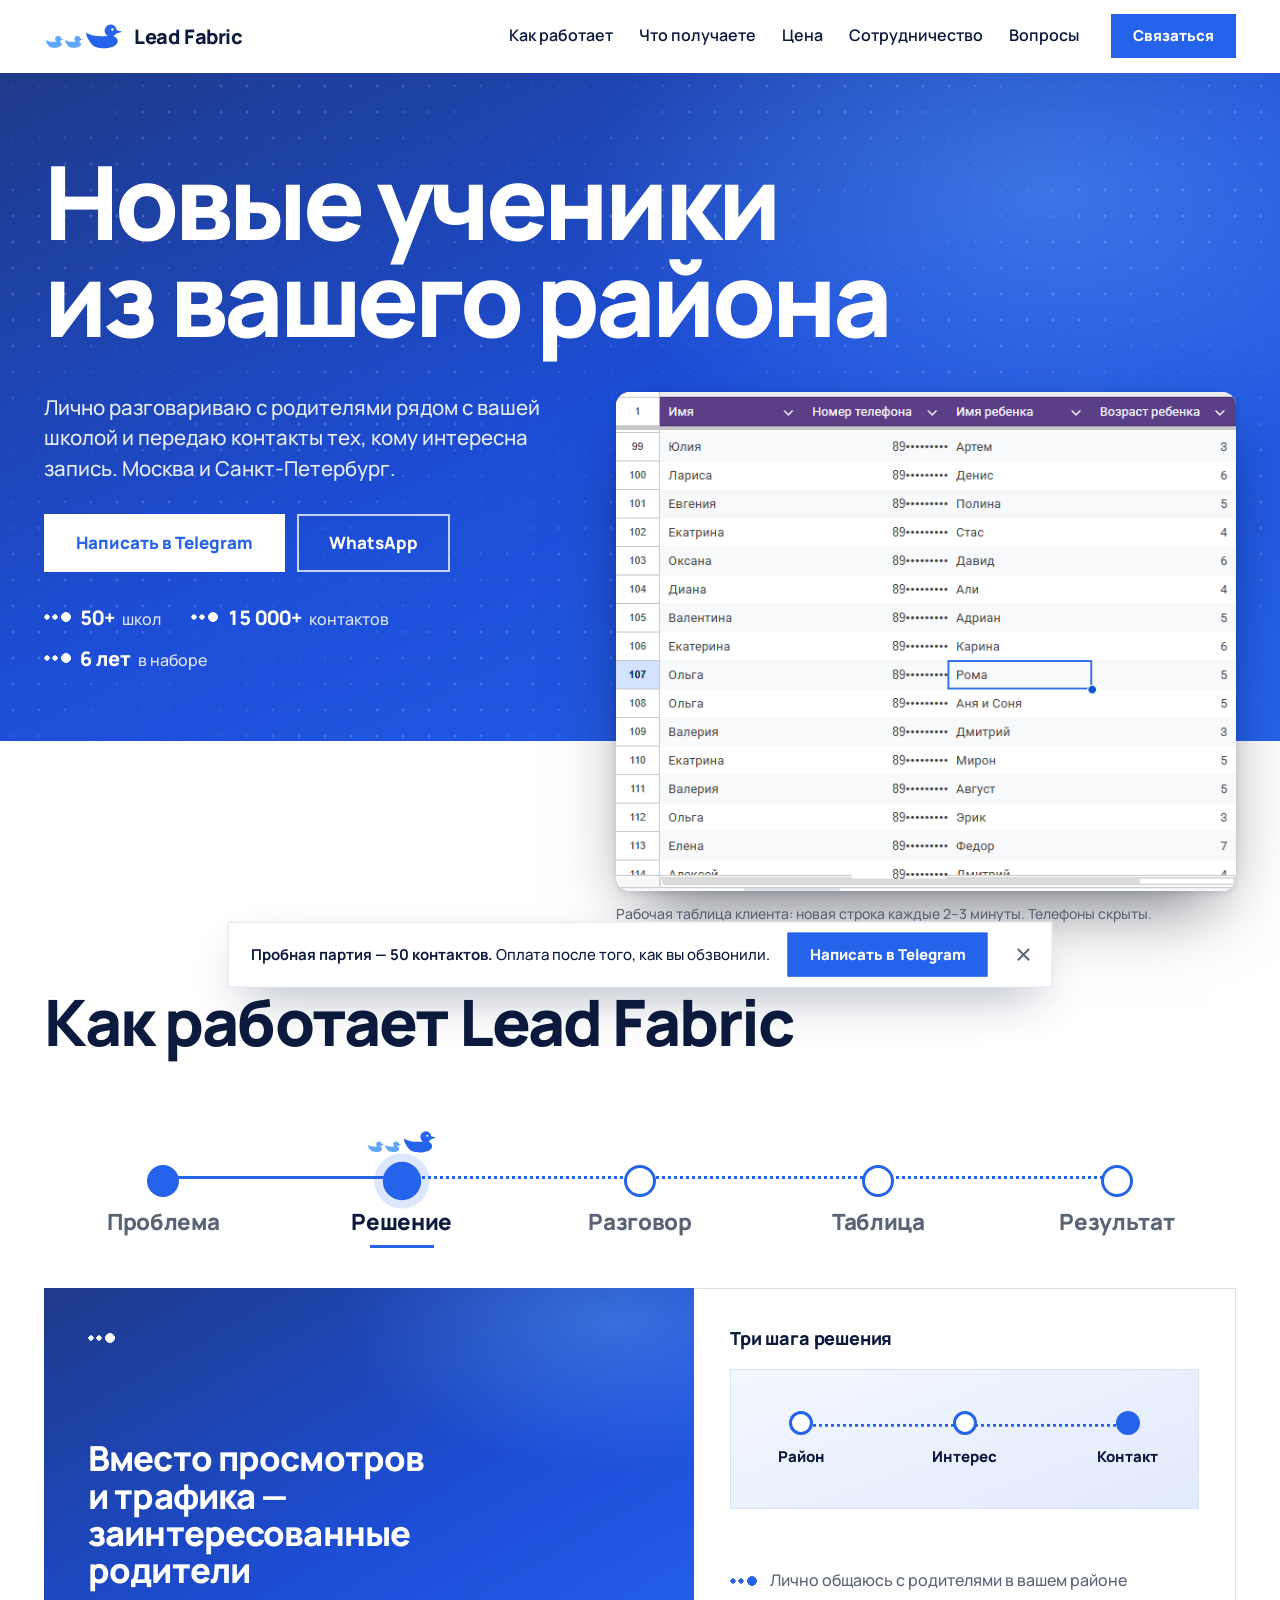
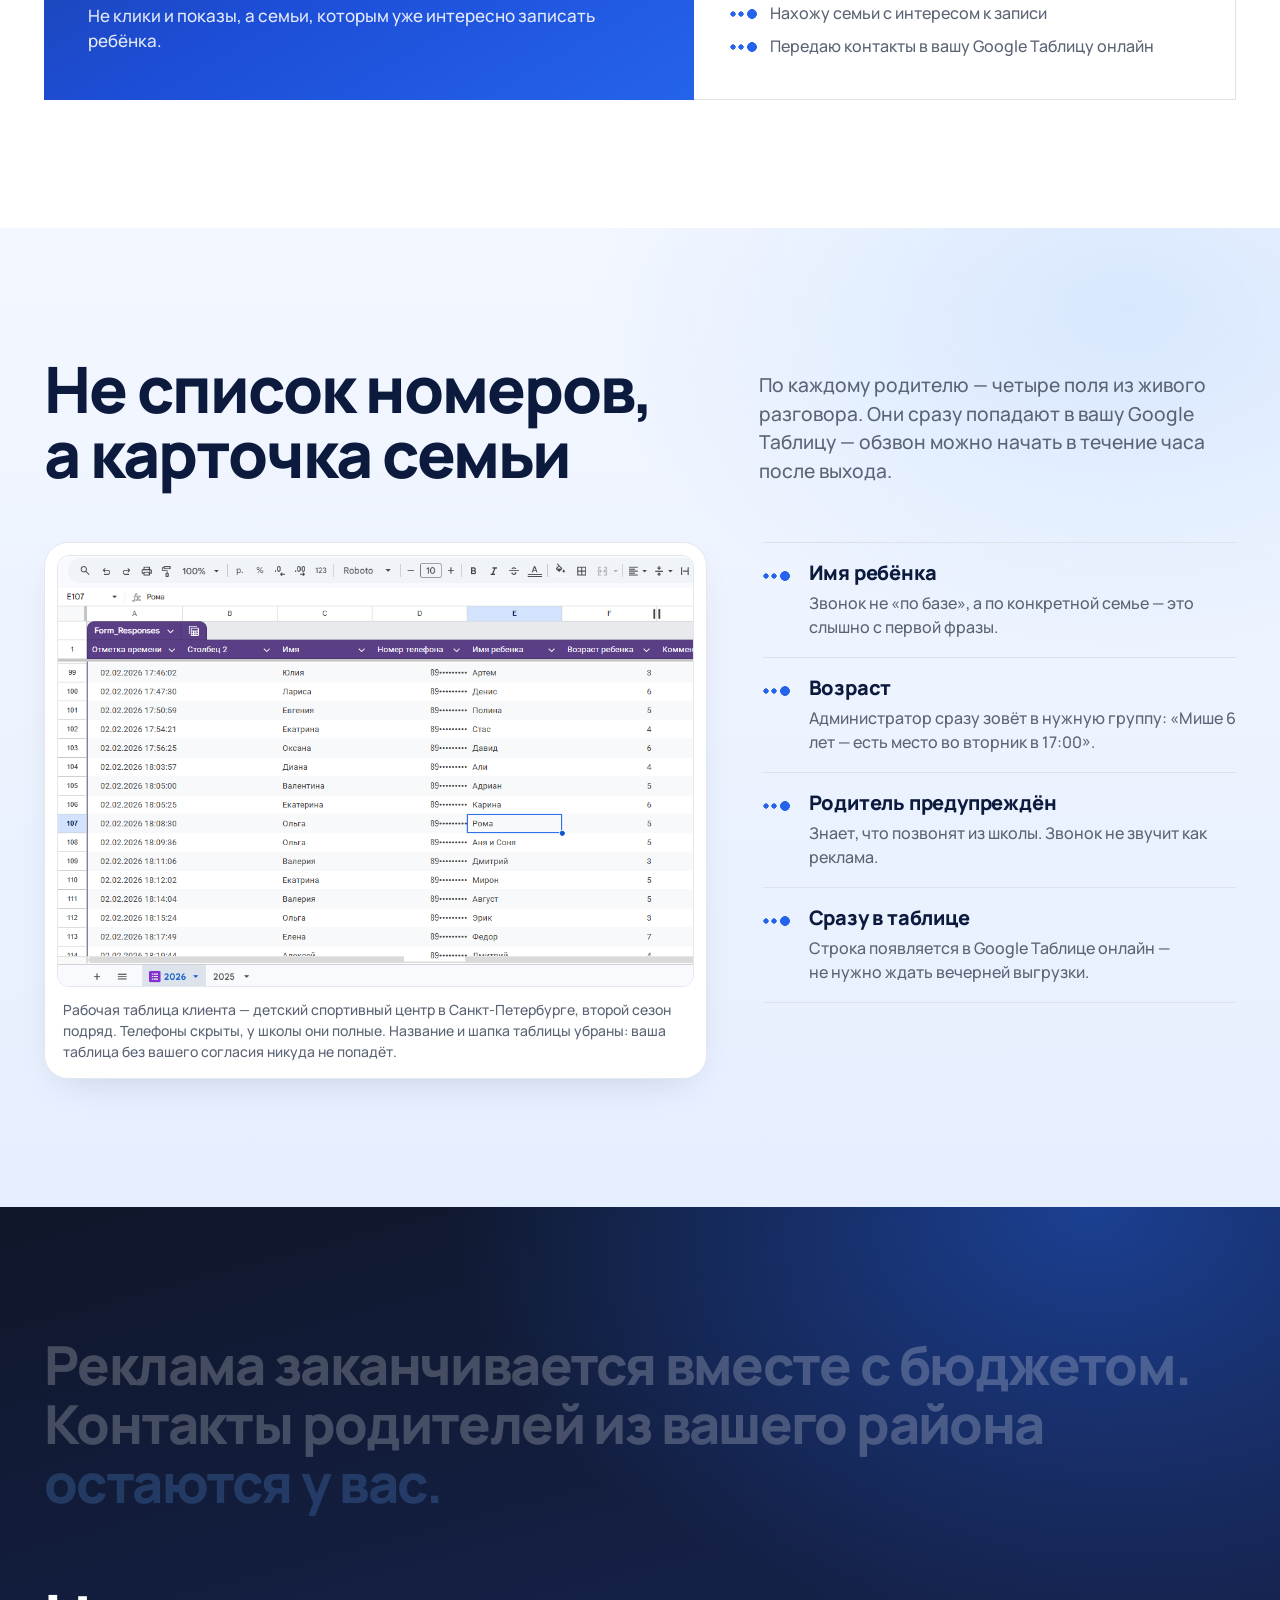
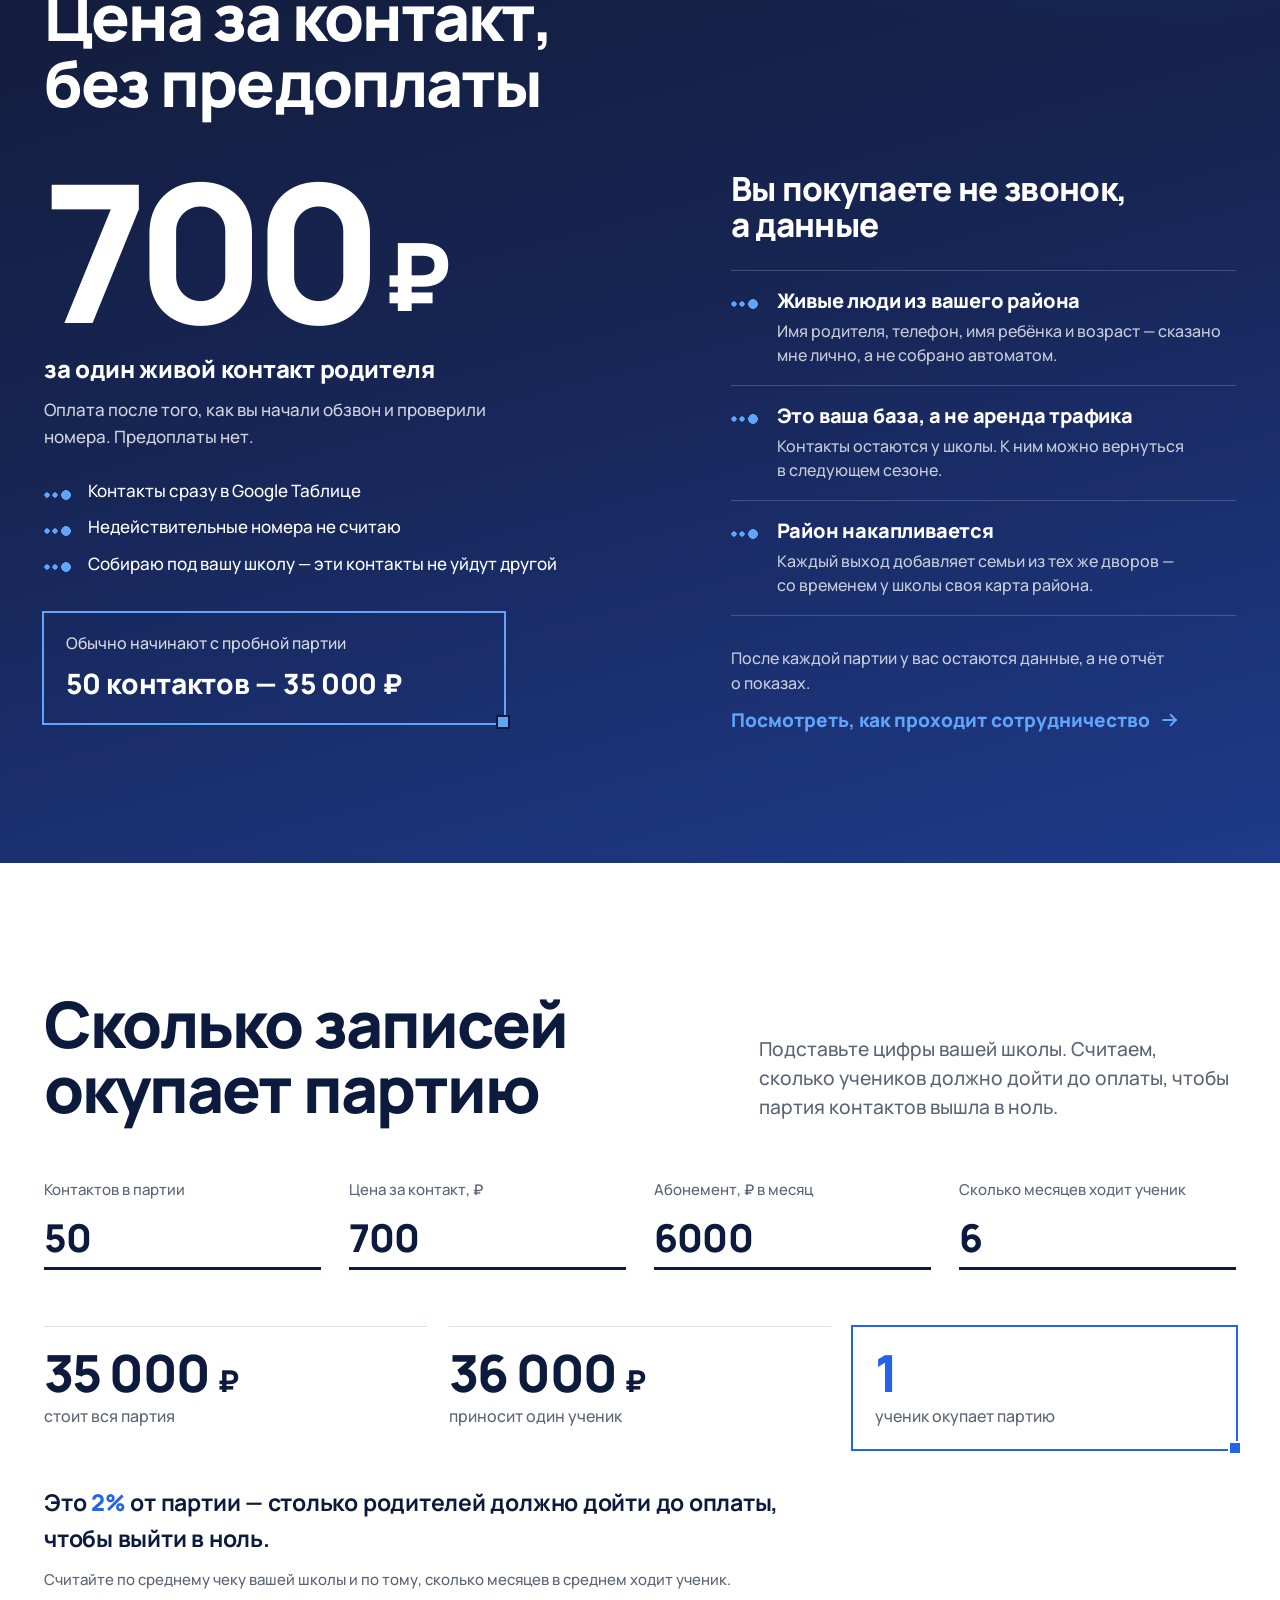
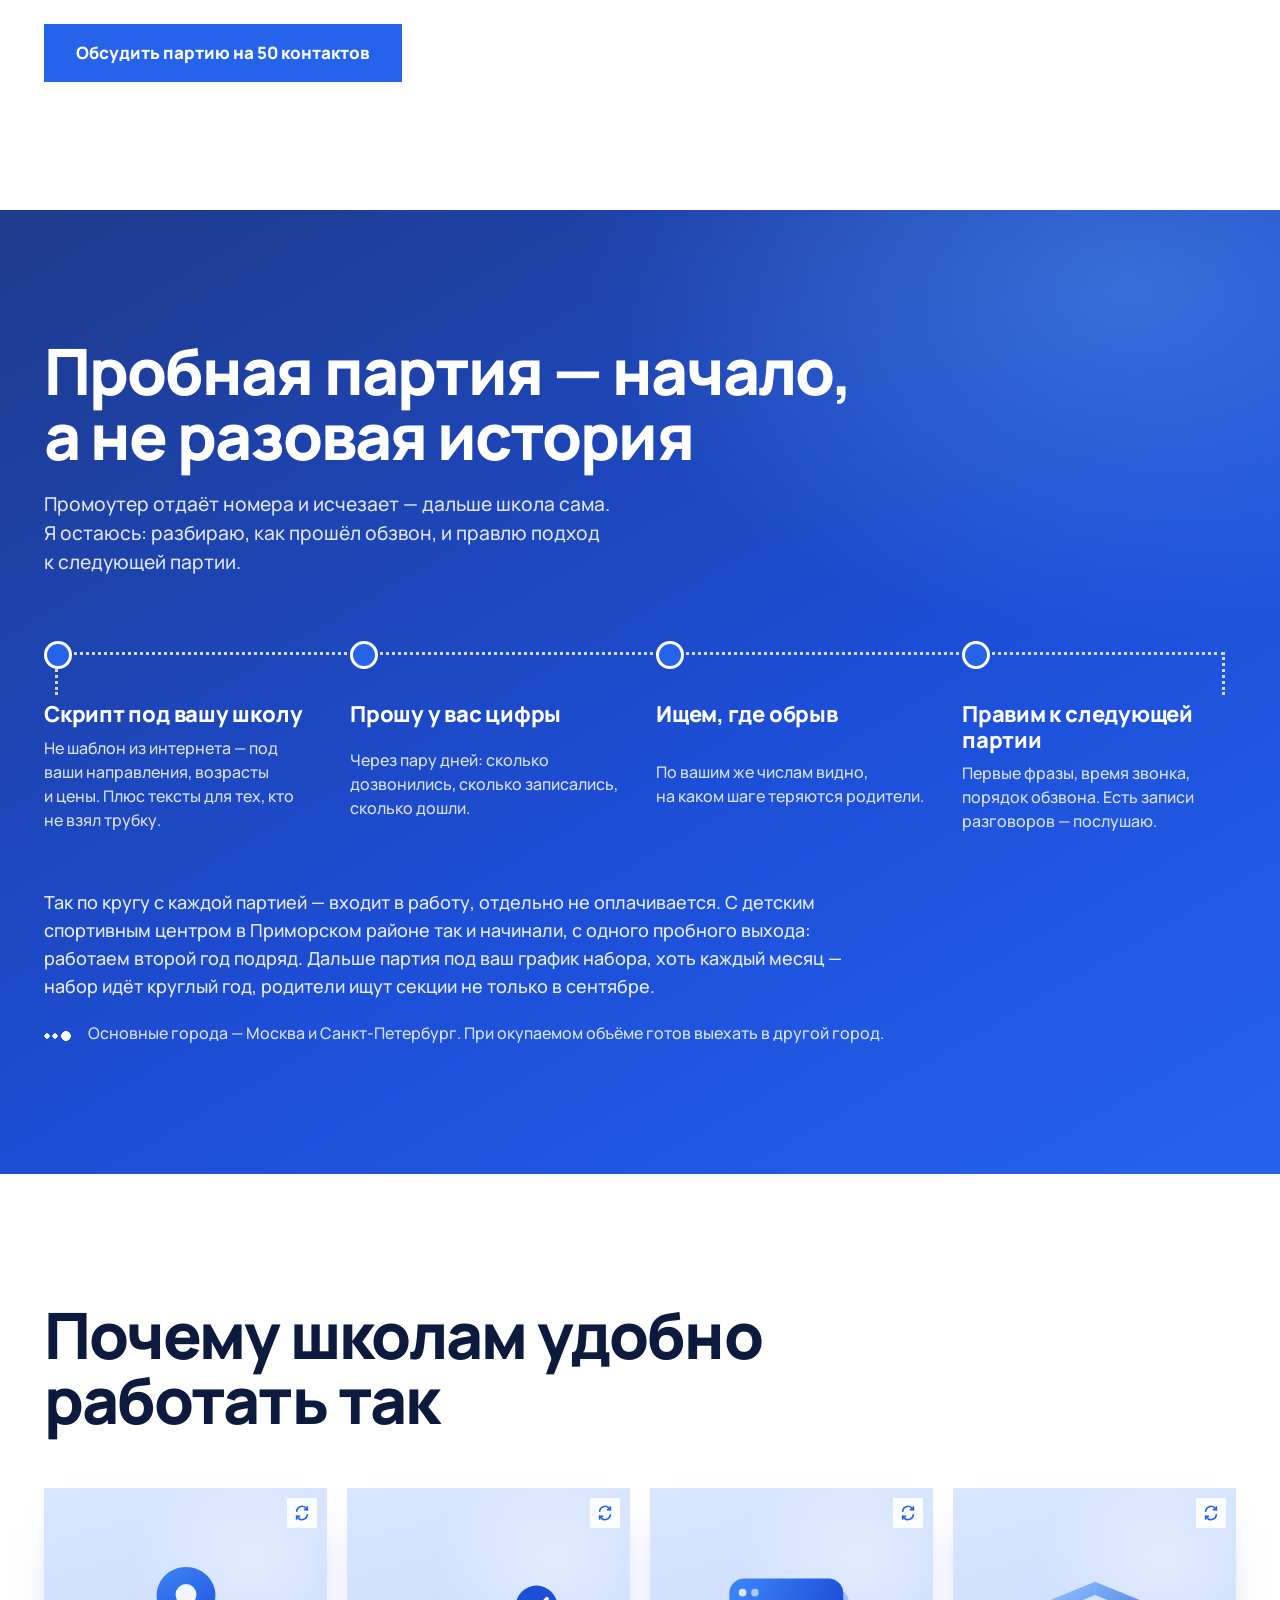
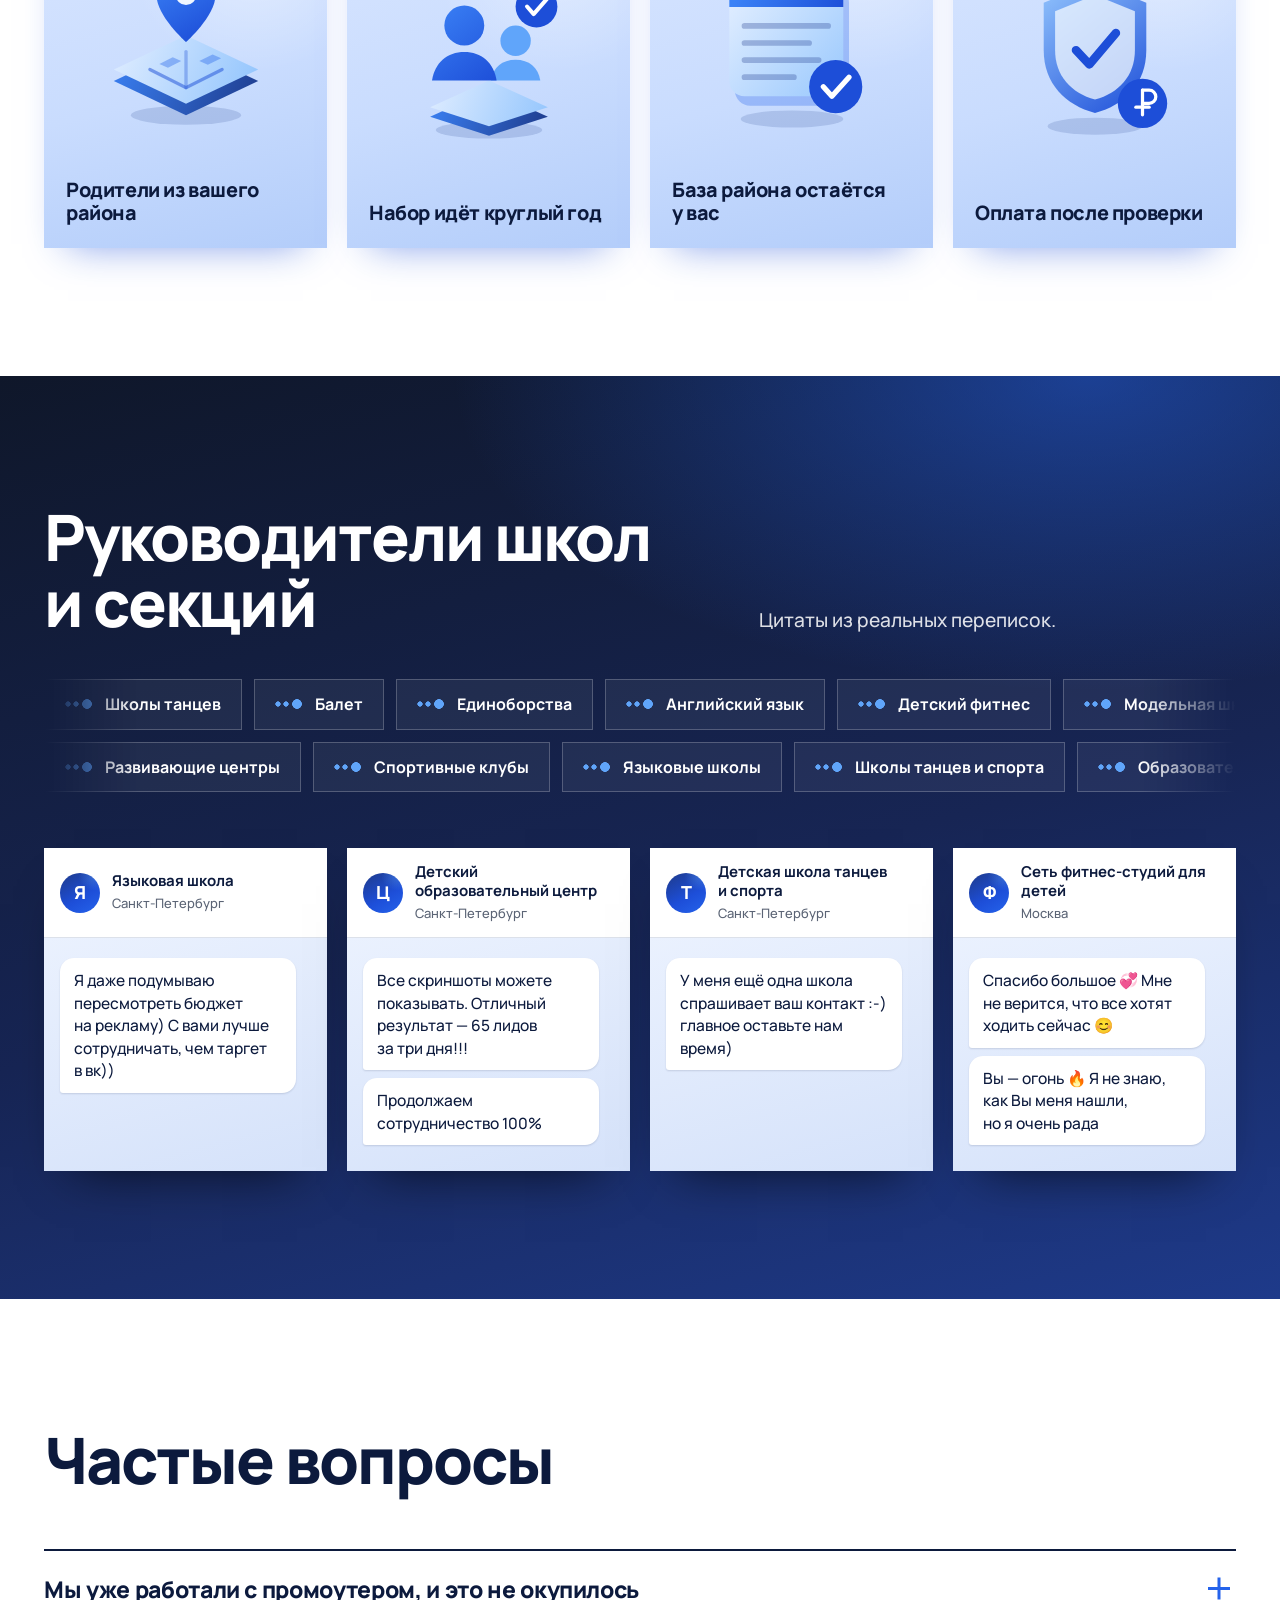
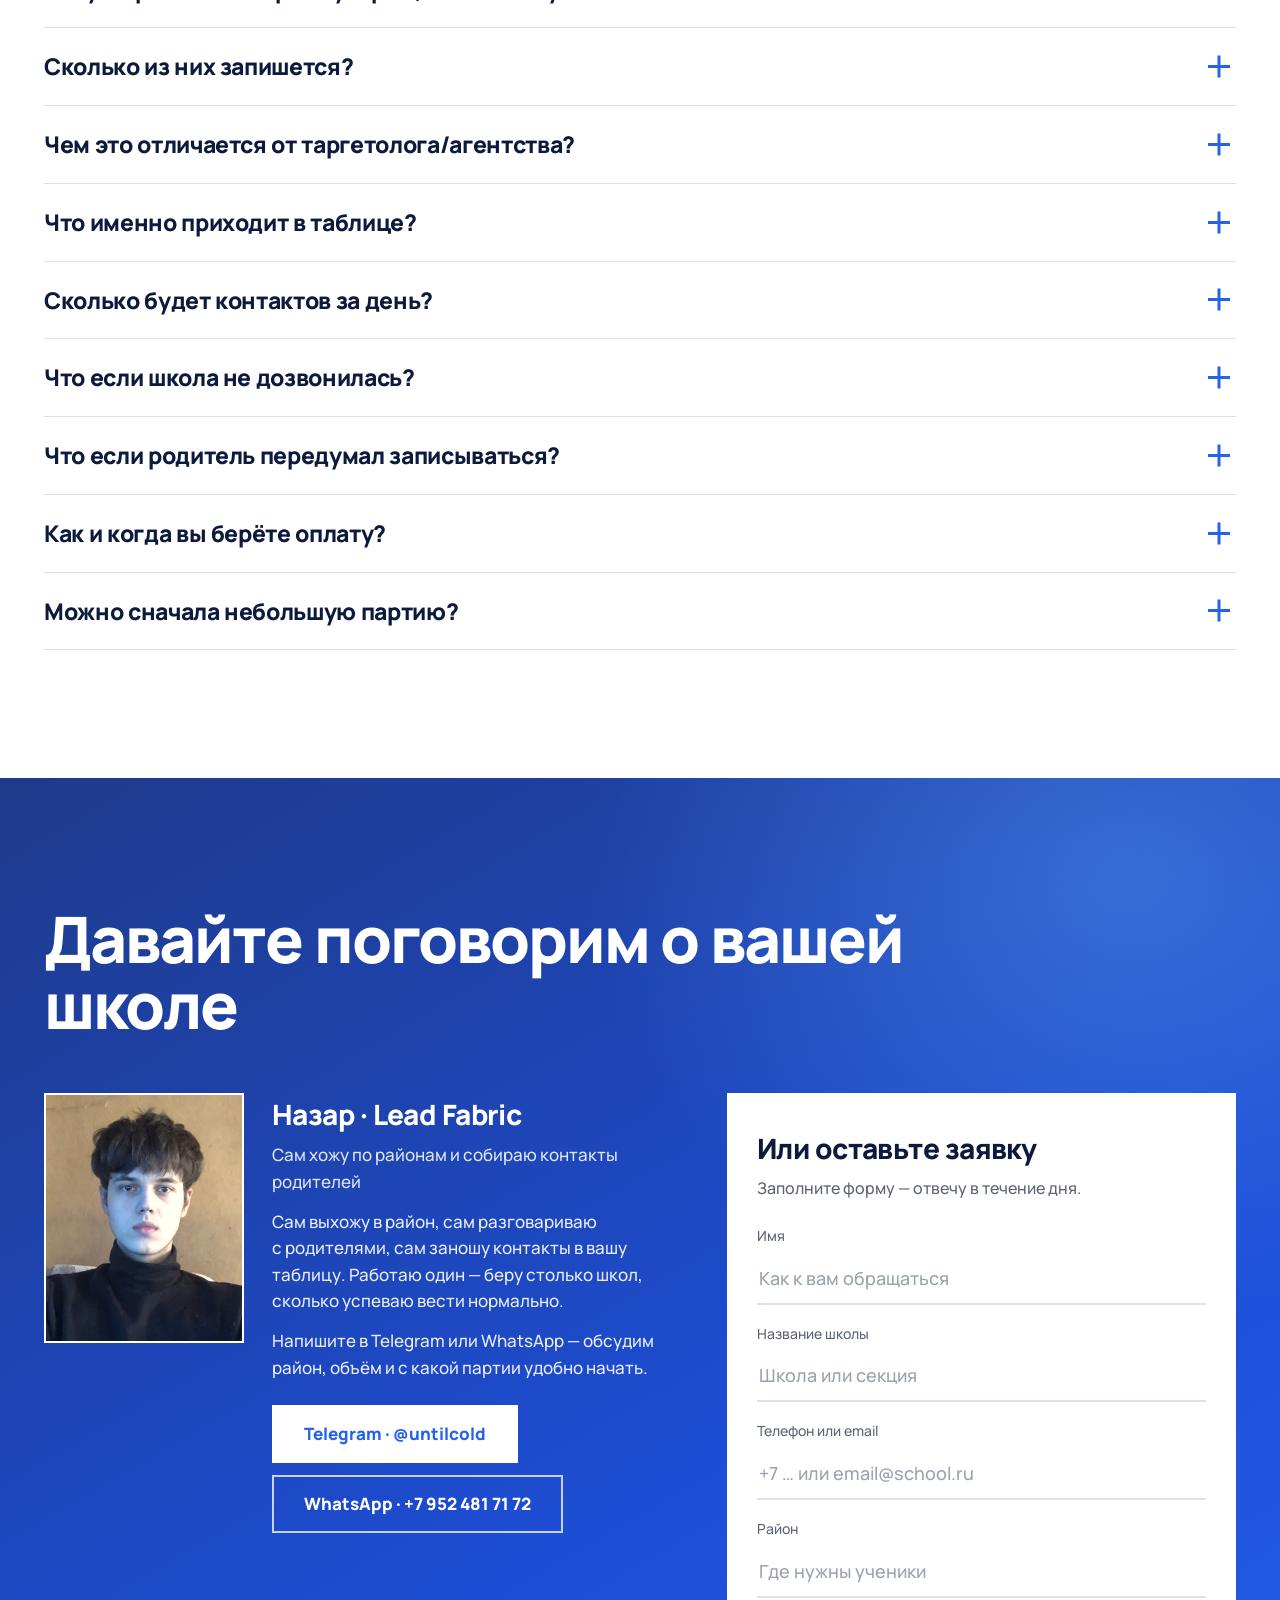
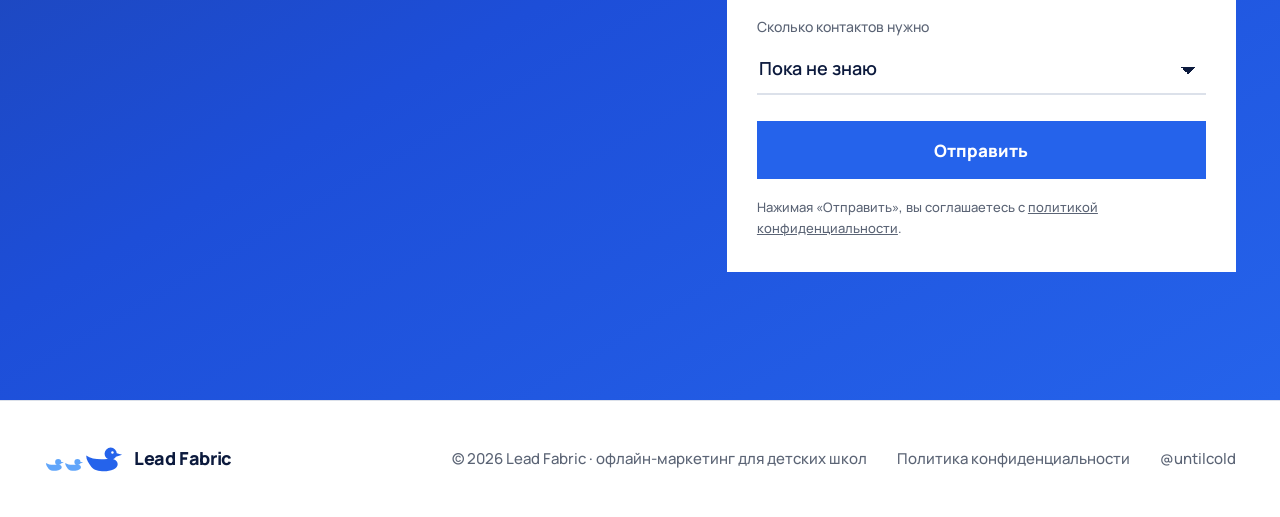
<file: index.html>
<!DOCTYPE html>
<html lang="ru">
<head>
  <meta charset="UTF-8" />
  <meta name="viewport" content="width=device-width, initial-scale=1" />
  <title>Lead Fabric — стабильный поток новых учеников</title>
  <meta name="description" content="Лично разговариваю с родителями рядом с вашей школой и передаю контакты тех, кому интересна запись. 700 ₽ за контакт, оплата после того, как вы обзвонили. Москва и Санкт-Петербург." />
  <meta name="keywords" content="привлечение учеников, детская школа, секция, набор учеников, офлайн-маркетинг, Lead Fabric" />
  <meta name="theme-color" content="#2563EB" />

  <meta property="og:type" content="website" />
  <meta property="og:locale" content="ru_RU" />
  <meta property="og:url" content="https://lead-fabric.ru/" />
  <!-- Ссылку чаще всего вставляют в переписку, поэтому карточка превью —
       это первое, что видит школа. Она несёт цену, условие оплаты и таблицу. -->
  <meta property="og:title" content="Контакты родителей из вашего района" />
  <meta property="og:description" content="Лично разговариваю с родителями рядом с вашей школой и передаю контакты тех, кому интересна запись. 700 ₽ за контакт, оплата после того, как вы обзвонили. Москва и Санкт-Петербург." />
  <meta property="og:image" content="https://lead-fabric.ru/assets/og-card.jpg" />
  <meta property="og:image:type" content="image/jpeg" />
  <meta property="og:image:width" content="1200" />
  <meta property="og:image:height" content="630" />
  <meta property="og:image:alt" content="700 ₽ за живой контакт родителя. Оплата после проверки номеров" />
  <meta property="og:site_name" content="Lead Fabric" />
  <meta name="twitter:card" content="summary_large_image" />
  <meta name="twitter:title" content="Контакты родителей из вашего района" />
  <meta name="twitter:description" content="700 ₽ за живой контакт родителя. Оплата после того, как вы обзвонили и проверили номера." />
  <meta name="twitter:image" content="https://lead-fabric.ru/assets/og-card.jpg" />

  <link rel="canonical" href="https://lead-fabric.ru/" />
  <link rel="icon" href="favicon.svg" type="image/svg+xml" />
  <link rel="apple-touch-icon" href="favicon.svg" />
  <link rel="preload" href="fonts/manrope-cyrillic-800.woff2" as="font" type="font/woff2" crossorigin />
  <link rel="stylesheet" href="styles.css?v=202610050009" />
  <!-- Метка «скрипты работают»: блоки прячутся до появления на экране только
       при ней. Если скрипт не загрузится, страница останется видна целиком. -->
  <script>document.documentElement.classList.add("js");</script>

  <meta name="referrer" content="strict-origin-when-cross-origin" />
  <!-- Домены Яндекса перечислены шире, чем нужно самому счётчику: карта кликов,
       карта скроллинга и вебвизор подгружают свою оболочку с yastatic.net и
       webvisor.com, и с прежним узким списком эти инструменты не открывались.
       mc.yandex.com и wss — запасной адрес счётчика и канал вебвизора: без них
       часть запросов Метрики браузер отбрасывал. -->

  <meta http-equiv="Content-Security-Policy" content="default-src 'self'; script-src 'self' 'unsafe-inline' https://mc.yandex.ru https://yastatic.net https://*.webvisor.com; connect-src 'self' https://mc.yandex.ru https://mc.yandex.com wss://mc.yandex.ru wss://mc.yandex.com https://yastatic.net https://*.webvisor.com https://formspree.io; img-src 'self' data: https://mc.yandex.ru https://mc.yandex.com https://yastatic.net https://*.webvisor.com; style-src 'self' 'unsafe-inline' https://yastatic.net; font-src 'self' data: https://yastatic.net; frame-src 'self' https://mc.yandex.ru https://mc.yandex.com https://yandex.ru https://*.webvisor.com; form-action 'self' https://formspree.io; base-uri 'self'; object-src 'none'" />

  <script type="application/ld+json">
  {
    "@context": "https://schema.org",
    "@type": "Service",
    "serviceType": "Привлечение учеников для детских школ и секций",
    "name": "Lead Fabric",
    "url": "https://lead-fabric.ru/",
    "areaServed": [
      { "@type": "City", "name": "Москва" },
      { "@type": "City", "name": "Санкт-Петербург" }
    ],
    "provider": {
      "@type": "Person",
      "name": "Назар",
      "alternateName": "Lead Fabric",
      "url": "https://lead-fabric.ru/"
    },
    "offers": {
      "@type": "Offer",
      "priceCurrency": "RUB",
      "price": "700",
      "description": "Оплата за один проверенный контакт родителя"
    }
  }
  </script>

  <!-- Яндекс.Метрика -->
  <script>
    (function (m, e, t, r, i, k, a) {
      m[i] =
        m[i] ||
        function () {
          (m[i].a = m[i].a || []).push(arguments);
        };
      m[i].l = 1 * new Date();
      for (var j = 0; j < document.scripts.length; j++) {
        if (document.scripts[j].src === r) return;
      }
      (k = e.createElement(t)),
        (a = e.getElementsByTagName(t)[0]),
        (k.async = 1),
        (k.src = r),
        a.parentNode.insertBefore(k, a);
    })(window, document, "script", "https://mc.yandex.ru/metrika/tag.js", "ym");
    ym(111234585, "init", {
      clickmap: true,
      trackLinks: true,
      accurateTrackBounce: true,
      webvisor: true,
    });
  </script>
</head>
<body>
  <noscript>
    <div>
      <img src="https://mc.yandex.ru/watch/111234585" style="position:absolute; left:-9999px" alt="" />
    </div>
  </noscript>

  <header class="top">
    <div class="wrap top-in">
      <a class="logo" href="#top">
        <img src="logo.svg" width="80" height="28" alt="" />
        Lead Fabric
      </a>
      <nav class="nav" aria-label="Основная навигация">
        <a href="#route">Как работает</a>
        <a href="#deliver">Что получаете</a>
        <a href="#price">Цена</a>
        <a href="#price" data-open-process>Сотрудничество</a>
        <a href="#faq">Вопросы</a>
      </nav>
      <a class="btn btn-sm top-cta" href="#contact">Связаться</a>
      <button class="nav-toggle" type="button" aria-label="Открыть меню" aria-expanded="false">
        <span></span><span></span>
      </button>
    </div>
  </header>

  <main id="top">
    <!-- ============ первый экран ============ -->
    <section class="hero f-blue" aria-label="Главный экран">
      <canvas class="fx-dots" aria-hidden="true"></canvas>
      <div class="wrap hero-in">
        <h1>Новые ученики из&nbsp;<span class="fx-sheen">вашего района</span></h1>
        <div class="hero-copy">
          <p class="hero-lead">Лично разговариваю с&nbsp;родителями рядом с&nbsp;вашей школой и&nbsp;передаю контакты тех, кому интересна запись. Москва и&nbsp;Санкт-Петербург.</p>
          <div class="actions">
            <a class="btn btn-white" href="https://t.me/untilcold" target="_blank" rel="noopener">Написать в Telegram</a>
            <a class="btn btn-line" href="https://wa.me/79524817172" target="_blank" rel="noopener">WhatsApp</a>
          </div>
          <ul class="stats">
            <li><b data-count="50">50+</b> школ</li>
            <li><b data-count="15000">15 000+</b> контактов</li>
            <li><b data-count="6">6 лет</b> в наборе</li>
          </ul>
        </div>
        <figure class="hero-sheet">
          <div class="shot"><img src="assets/hero-tablica.png" alt="Рабочая таблица клиента: имя родителя, телефон, имя ребёнка и возраст" width="651" height="525" draggable="false" /></div>
          <figcaption>Рабочая таблица клиента: новая строка каждые <span class="nw">2–3 минуты</span>. Телефоны скрыты.</figcaption>
        </figure>
      </div>
    </section>

    <!-- ============ как работает: маршрут-вкладки ============
         Остановки маршрута — вкладки. Утка идёт к выбранной остановке,
         пройденный путь закрашивается. Пока блок на экране и его не трогали,
         остановки переключаются сами (см. script.js). -->
    <section class="sec" id="route">
      <div class="wrap">
        <h2 class="rv">Как работает Lead Fabric</h2>
        <div class="way rv" id="way" style="--i: 0">
          <div class="way-line" role="tablist" aria-label="Как работает Lead Fabric">
            <span class="way-track" aria-hidden="true"><span class="way-fill"></span></span>
            <span class="way-duck" aria-hidden="true"><img src="logo.svg" width="64" height="22" alt="" /></span>
            <button class="way-stop is-active" type="button" role="tab" id="way-t1" aria-controls="way-p1" aria-selected="true">Проблема<span class="way-bar" aria-hidden="true"></span></button>
            <button class="way-stop" type="button" role="tab" id="way-t2" aria-controls="way-p2" aria-selected="false" tabindex="-1">Решение<span class="way-bar" aria-hidden="true"></span></button>
            <button class="way-stop" type="button" role="tab" id="way-t3" aria-controls="way-p3" aria-selected="false" tabindex="-1">Разговор<span class="way-bar" aria-hidden="true"></span></button>
            <button class="way-stop" type="button" role="tab" id="way-t4" aria-controls="way-p4" aria-selected="false" tabindex="-1">Таблица<span class="way-bar" aria-hidden="true"></span></button>
            <button class="way-stop" type="button" role="tab" id="way-t5" aria-controls="way-p5" aria-selected="false" tabindex="-1">Результат<span class="way-bar" aria-hidden="true"></span></button>
          </div>

          <div class="way-panels">
            <article class="way-panel is-active" role="tabpanel" id="way-p1" aria-labelledby="way-t1">
              <div class="way-card">
                <h3>Каждая школа сталкивается с&nbsp;одной проблемой</h3>
                <p>Нужен дополнительный, стабильный источник новых учеников — не&nbsp;только интернет&#8209;реклама.</p>
              </div>
              <div class="way-vis">
                <p class="way-vis-title">Что мешает набору</p>
                <div class="mock mock--bars" aria-hidden="true">
                  <span class="mock-tag">цена рекламы ↑</span>
                  <i style="--h: 30%; --k: 0"></i><i style="--h: 48%; --k: 1"></i><i style="--h: 68%; --k: 2"></i><i class="up" style="--h: 96%; --k: 3"></i>
                </div>
                <ul class="way-list">
                  <li>Интернет-реклама дорожает</li>
                  <li>Алгоритмы постоянно меняются</li>
                  <li>Сложно прогнозировать поток заявок</li>
                </ul>
              </div>
            </article>

            <article class="way-panel" role="tabpanel" id="way-p2" aria-labelledby="way-t2">
              <div class="way-card">
                <h3>Вместо просмотров и&nbsp;трафика — заинтересованные родители</h3>
                <p>Не&nbsp;клики и&nbsp;показы, а&nbsp;семьи, которым уже интересно записать ребёнка.</p>
              </div>
              <div class="way-vis">
                <p class="way-vis-title">Три шага решения</p>
                <div class="mock mock--path" aria-hidden="true"><span style="--k: 0">Район</span><span style="--k: 1">Интерес</span><span class="end" style="--k: 2">Контакт</span></div>
                <ul class="way-list">
                  <li>Лично общаюсь с&nbsp;родителями в&nbsp;вашем районе</li>
                  <li>Нахожу семьи с&nbsp;интересом к&nbsp;записи</li>
                  <li>Передаю контакты в&nbsp;вашу Google Таблицу онлайн</li>
                </ul>
              </div>
            </article>

            <article class="way-panel" role="tabpanel" id="way-p3" aria-labelledby="way-t3">
              <div class="way-card">
                <h3>Личный разговор с&nbsp;родителем рядом со&nbsp;школой</h3>
                <p>Выхожу туда, где живут ваши будущие ученики: дворы, парки, дорога из&nbsp;садов и&nbsp;школ.</p>
              </div>
              <div class="way-vis">
                <p class="way-vis-title">Как это звучит</p>
                <div class="mock mock--chat" aria-hidden="true"><b>Ищете секцию рядом?</b><b>Да, для сына 6 лет</b></div>
                <ul class="way-list">
                  <li>Говорю с&nbsp;родителем лично, а&nbsp;не&nbsp;раздаю листовки</li>
                  <li>Контакт беру только при реальном интересе к&nbsp;записи</li>
                  <li>Родитель знает, что позвонят из&nbsp;школы</li>
                </ul>
              </div>
            </article>

            <article class="way-panel" role="tabpanel" id="way-p4" aria-labelledby="way-t4">
              <div class="way-card">
                <h3>Передача контактов школе</h3>
                <p>Контакты появляются в&nbsp;вашей Google Таблице сразу — обзвон можно начать в&nbsp;течение часа.</p>
              </div>
              <div class="way-vis">
                <p class="way-vis-title">Что вы получаете</p>
                <div class="mock mock--table" aria-hidden="true">
                  <span class="mock-row mock-head"><b>Имя</b><b>Ребёнок · возраст</b></span>
                  <span class="mock-row" style="--k: 0"><b>Анна</b><span>Миша · 6</span></span>
                  <span class="mock-row" style="--k: 1"><b>Мария</b><span>Соня · 4</span></span>
                  <span class="mock-row mock-new" style="--k: 2"><b>Ольга</b><span>Артём · 8</span></span>
                </div>
                <ul class="way-list">
                  <li>Строка в&nbsp;Google Таблице онлайн</li>
                  <li>Имя ребёнка и&nbsp;возраст</li>
                  <li>Инструкции для администратора</li>
                </ul>
              </div>
            </article>

            <article class="way-panel" role="tabpanel" id="way-p5" aria-labelledby="way-t5">
              <div class="way-card">
                <h3>Обзвон, пробное, абонемент</h3>
                <p>Контакты уже в&nbsp;таблице — школа звонит, приглашает на&nbsp;пробное и&nbsp;закрывает в&nbsp;абонемент.</p>
              </div>
              <div class="way-vis">
                <p class="way-vis-title">Цепочка результата</p>
                <div class="mock mock--path" aria-hidden="true"><span style="--k: 0">Звонок</span><span style="--k: 1">Пробное</span><span class="end" style="--k: 2">Абонемент</span></div>
                <ul class="way-list">
                  <li>Звонок в&nbsp;течение часа</li>
                  <li>Пробное занятие</li>
                  <li>Оплата за&nbsp;контакт после проверки</li>
                </ul>
              </div>
            </article>
          </div>
        </div>
      </div>
    </section>

    <!-- ============ что получаете ============ -->
    <section class="sec f-sky" id="deliver">
      <div class="wrap">
        <div class="head-row rv">
          <h2>Не список номеров, а&nbsp;карточка семьи</h2>
          <p class="lead">По каждому родителю — четыре поля из&nbsp;живого разговора. Они сразу попадают в&nbsp;вашу Google Таблицу — обзвон можно начать в&nbsp;течение часа после выхода.</p>
        </div>
        <div class="deliver">
          <figure class="sheet rv">
            <div class="shot">
              <picture>
                <source media="(max-width: 620px)" srcset="assets/tablica-klienta-mob.png" width="651" height="606" />
                <img src="assets/tablica-klienta.png" alt="Google Таблица клиента: имя родителя, телефон, имя ребёнка и возраст по каждой строке" width="1010" height="684" loading="lazy" decoding="async" draggable="false" />
              </picture>
            </div>
            <figcaption>Рабочая таблица клиента — детский спортивный центр в&nbsp;Санкт-Петербурге, второй сезон подряд. Телефоны скрыты, у&nbsp;школы они полные. Название и&nbsp;шапка таблицы убраны: ваша таблица без вашего согласия никуда не&nbsp;попадёт.</figcaption>
          </figure>
          <ul class="fields">
            <li class="rv"><strong>Имя ребёнка</strong><span>Звонок не&nbsp;«по базе», а&nbsp;по&nbsp;конкретной семье — это слышно с&nbsp;первой фразы.</span></li>
            <li class="rv" style="--d: .08s"><strong>Возраст</strong><span>Администратор сразу зовёт в&nbsp;нужную группу: «Мише 6 лет — есть место во&nbsp;вторник в&nbsp;17:00».</span></li>
            <li class="rv" style="--d: .16s"><strong>Родитель предупреждён</strong><span>Знает, что позвонят из&nbsp;школы. Звонок не&nbsp;звучит как реклама.</span></li>
            <li class="rv" style="--d: .24s"><strong>Сразу в таблице</strong><span>Строка появляется в&nbsp;Google Таблице онлайн — не&nbsp;нужно ждать вечерней выгрузки.</span></li>
          </ul>
        </div>
      </div>
    </section>

    <!-- ============ цена ============ -->
    <section class="sec f-ink" id="price">
      <div class="wrap">
        <!-- фраза заливается цветом слово за словом, пока её листают -->
        <p class="fx-fill">Реклама заканчивается вместе с&nbsp;бюджетом. Контакты родителей из&nbsp;вашего района <span class="acc">остаются у&nbsp;вас.</span></p>
        <h2 class="rv">Цена за&nbsp;контакт, без&nbsp;предоплаты</h2>
        <div class="price">
          <div class="price-main rv">
            <p class="price-big">700<span class="rub">₽</span></p>
            <p class="price-for">за один живой контакт родителя</p>
            <p class="price-note">Оплата после того, как вы начали обзвон и&nbsp;проверили номера. Предоплаты нет.</p>
            <ul class="checks">
              <li>Контакты сразу в&nbsp;Google Таблице</li>
              <li>Недействительные номера не&nbsp;считаю</li>
              <li>Собираю под вашу школу — эти контакты не&nbsp;уйдут другой</li>
            </ul>
            <p class="trial sel">Обычно начинают с&nbsp;пробной партии<strong>50 контактов — 35&nbsp;000&nbsp;<span class="rub">₽</span></strong></p>
          </div>

          <div class="price-data rv" style="--d: .12s">
            <h3>Вы покупаете не&nbsp;звонок, а&nbsp;данные</h3>
            <ul class="data">
              <li><strong>Живые люди из&nbsp;вашего района</strong><span>Имя родителя, телефон, имя ребёнка и&nbsp;возраст — сказано мне лично, а&nbsp;не&nbsp;собрано автоматом.</span></li>
              <li><strong>Это ваша база, а&nbsp;не&nbsp;аренда трафика</strong><span>Контакты остаются у&nbsp;школы. К&nbsp;ним можно вернуться в&nbsp;следующем сезоне.</span></li>
              <li><strong>Район накапливается</strong><span>Каждый выход добавляет семьи из&nbsp;тех&nbsp;же дворов — со&nbsp;временем у&nbsp;школы своя карта района.</span></li>
            </ul>
            <button class="proc-open" type="button" id="process-open" aria-expanded="false" aria-controls="process-pop">
              <span class="proc-note">После каждой партии у&nbsp;вас остаются данные, а&nbsp;не&nbsp;отчёт о&nbsp;показах.</span>
              <span class="proc-link">Посмотреть, как проходит сотрудничество<svg viewBox="0 0 24 24" width="20" height="20" fill="none" stroke="currentColor" stroke-width="2.4" stroke-linecap="square" aria-hidden="true"><path d="M4 12h15M13 6l6 6-6 6"/></svg></span>
            </button>

            <div class="process-pop" id="process-pop" hidden>
              <button class="process-pop-close" type="button" aria-label="Закрыть"><span></span><span></span></button>
              <h3 class="process-pop-title">Как проходит работа</h3>
              <ol class="steps">
                <li>Созваниваемся и&nbsp;обсуждаем ваши потребности</li>
                <li>Определяем район, возраст и&nbsp;профиль учеников</li>
                <li>Я начинаю искать родителей в&nbsp;вашем районе</li>
                <li>Контакты сразу попадают в&nbsp;вашу Google Таблицу — обзвон можно начать в&nbsp;течение часа</li>
                <li>Вы проверяете результаты и&nbsp;платите за&nbsp;контакты</li>
              </ol>
            </div>
          </div>
        </div>
      </div>
    </section>

    <!-- ============ калькулятор ============ -->
    <section class="sec" id="calc-sec">
      <div class="wrap">
        <div class="calc" id="calc">
          <div class="head-row rv">
            <h2 class="calc-title">Сколько записей окупает партию</h2>
            <p class="lead">Подставьте цифры вашей школы. Считаем, сколько учеников должно дойти до&nbsp;оплаты, чтобы партия контактов вышла в&nbsp;ноль.</p>
          </div>

          <div class="calc-fields rv">
            <label class="calc-field">
              <span>Контактов в&nbsp;партии</span>
              <input type="number" id="calc-contacts" value="50" min="1" step="5" inputmode="numeric" />
            </label>
            <label class="calc-field">
              <span>Цена за&nbsp;контакт, ₽</span>
              <input type="number" id="calc-price" value="700" min="1" step="50" inputmode="numeric" />
            </label>
            <label class="calc-field">
              <span>Абонемент, ₽ в&nbsp;месяц</span>
              <input type="number" id="calc-fee" value="6000" min="1" step="500" inputmode="numeric" />
            </label>
            <label class="calc-field">
              <span>Сколько месяцев ходит ученик</span>
              <input type="number" id="calc-months" value="6" min="1" step="1" inputmode="numeric" />
            </label>
          </div>

          <div class="calc-out rv">
            <div class="calc-stat">
              <span class="calc-value" id="calc-cost">35 000 <span class="rub">₽</span></span>
              <span class="calc-label">стоит вся партия</span>
            </div>
            <div class="calc-stat">
              <span class="calc-value" id="calc-student">36 000 <span class="rub">₽</span></span>
              <span class="calc-label">приносит один ученик</span>
            </div>
            <div class="calc-stat calc-stat--be sel">
              <span class="calc-value" id="calc-be">1</span>
              <span class="calc-label" id="calc-be-label">ученик окупает партию</span>
            </div>
          </div>

          <p class="calc-share">Это <b id="calc-percent">2%</b> от&nbsp;партии — столько родителей должно дойти до&nbsp;оплаты, чтобы выйти в&nbsp;ноль.</p>
          <p class="calc-note">Считайте по&nbsp;среднему чеку вашей школы и&nbsp;по&nbsp;тому, сколько месяцев в&nbsp;среднем ходит ученик.</p>

          <a class="btn calc-cta" id="calc-cta" href="https://t.me/untilcold" target="_blank" rel="noopener">Обсудить партию на&nbsp;50 контактов</a>
        </div>
      </div>
    </section>

    <!-- ============ после передачи ============ -->
    <section class="sec f-blue" id="ongoing" aria-label="Постоянное сотрудничество">
      <div class="wrap">
        <h2 class="rv">Пробная партия — начало, а&nbsp;не&nbsp;разовая история</h2>
        <p class="lead rv">Промоутер отдаёт номера и&nbsp;исчезает — дальше школа сама. Я&nbsp;остаюсь: разбираю, как прошёл обзвон, и&nbsp;правлю подход к&nbsp;следующей партии.</p>
        <ol class="loop">
          <li class="rv"><strong>Скрипт под вашу школу</strong><span>Не&nbsp;шаблон из&nbsp;интернета — под ваши направления, возрасты и&nbsp;цены. Плюс тексты для тех, кто не&nbsp;взял трубку.</span></li>
          <li class="rv" style="--d: .1s"><strong>Прошу у&nbsp;вас цифры</strong><span>Через пару дней: сколько дозвонились, сколько записались, сколько дошли.</span></li>
          <li class="rv" style="--d: .2s"><strong>Ищем, где обрыв</strong><span>По&nbsp;вашим&nbsp;же числам видно, на&nbsp;каком шаге теряются родители.</span></li>
          <li class="rv" style="--d: .3s"><strong>Правим к&nbsp;следующей партии</strong><span>Первые фразы, время звонка, порядок обзвона. Есть записи разговоров — послушаю.</span></li>
        </ol>
        <p class="ongoing-text rv">Так по&nbsp;кругу с&nbsp;каждой партией — входит в&nbsp;работу, отдельно не&nbsp;оплачивается. С&nbsp;детским спортивным центром в&nbsp;Приморском районе так и&nbsp;начинали, с&nbsp;одного пробного выхода: работаем второй год подряд. Дальше партия под ваш график набора, хоть каждый месяц — набор идёт круглый год, родители ищут секции не&nbsp;только в&nbsp;сентябре.</p>
        <p class="geo">Основные города — Москва и&nbsp;Санкт-Петербург. При окупаемом объёме готов выехать в&nbsp;другой город.</p>
      </div>
    </section>

    <!-- ============ почему удобно: карточки-перевёртыши ============
         С мышью карточка поворачивается при наведении, на телефоне — по нажатию. -->
    <section class="sec" id="benefits">
      <div class="wrap">
        <h2 class="rv">Почему школам удобно работать так</h2>
        <div class="flips" id="flips">
          <button type="button" class="flip" aria-pressed="false">
            <span class="flip-in">
              <span class="flip-face flip-front" aria-hidden="true">
                <span class="flip-art">
                  <svg viewBox="0 0 200 200" width="200" height="200" fill="none">
                    <defs>
                      <linearGradient id="art1a" x1="24" y1="104" x2="176" y2="176" gradientUnits="userSpaceOnUse"><stop stop-color="#3b82f6"/><stop offset="1" stop-color="#1e3a8a"/></linearGradient>
                      <linearGradient id="art1b" x1="30" y1="88" x2="170" y2="156" gradientUnits="userSpaceOnUse"><stop stop-color="#e0edff"/><stop offset="1" stop-color="#93c5fd"/></linearGradient>
                      <linearGradient id="art1c" x1="80" y1="18" x2="124" y2="94" gradientUnits="userSpaceOnUse"><stop stop-color="#3b82f6"/><stop offset="1" stop-color="#1d4ed8"/></linearGradient>
                    </defs>
                    <ellipse cx="100" cy="176" rx="58" ry="10" fill="#1e3a8a" opacity=".16"/>
                    <path d="M100 104 176 140 100 176 24 140z" fill="url(#art1a)"/>
                    <path d="M100 92 176 128 100 164 24 128z" fill="url(#art1b)"/>
                    <path d="M62 128 100 147 138 128" stroke="#1d4ed8" stroke-width="3.5" stroke-linecap="round" opacity=".5"/>
                    <path d="M100 109v38" stroke="#1d4ed8" stroke-width="3.5" stroke-linecap="round" opacity=".32"/>
                    <path d="M72 122 86 115l9 4-14 7z" fill="#2563eb" opacity=".38"/>
                    <path d="M114 119 128 112l9 4-14 7z" fill="#2563eb" opacity=".38"/>
                    <path d="M100 20c-17 0-31 13.4-31 30 0 21.4 31 49 31 49s31-27.6 31-49c0-16.6-14-30-31-30z" fill="url(#art1c)"/>
                    <circle cx="100" cy="49" r="11" fill="#eff6ff"/>
                  </svg>
                </span>
                <span class="flip-cap">Родители из&nbsp;вашего района</span>
              </span>
              <span class="flip-face flip-back">
                <span class="flip-title">Родители из&nbsp;вашего района</span>
                <span class="flip-text">Семьи живут рядом со&nbsp;школой — дорога не&nbsp;мешает ходить весь сезон.</span>
              </span>
            </span>
          </button>

          <button type="button" class="flip" aria-pressed="false">
            <span class="flip-in">
              <span class="flip-face flip-front" aria-hidden="true">
                <span class="flip-art">
                  <svg viewBox="0 0 200 200" width="200" height="200" fill="none">
                    <defs>
                      <linearGradient id="art2a" x1="38" y1="138" x2="162" y2="186" gradientUnits="userSpaceOnUse"><stop stop-color="#3b82f6"/><stop offset="1" stop-color="#1e3a8a"/></linearGradient>
                      <linearGradient id="art2b" x1="38" y1="128" x2="162" y2="176" gradientUnits="userSpaceOnUse"><stop stop-color="#e0edff"/><stop offset="1" stop-color="#93c5fd"/></linearGradient>
                      <linearGradient id="art2c" x1="46" y1="42" x2="112" y2="128" gradientUnits="userSpaceOnUse"><stop stop-color="#3b82f6"/><stop offset="1" stop-color="#1d4ed8"/></linearGradient>
                    </defs>
                    <ellipse cx="100" cy="180" rx="56" ry="9" fill="#1e3a8a" opacity=".16"/>
                    <path d="M100 138 162 166 100 186 38 166z" fill="url(#art2a)"/>
                    <path d="M100 128 162 156 100 176 38 156z" fill="url(#art2b)"/>
                    <circle cx="128" cy="86" r="16" fill="#60a5fa"/>
                    <path d="M102 128c2-14 12-22 26-22s24 8 26 22z" fill="#60a5fa"/>
                    <circle cx="74" cy="70" r="21" fill="url(#art2c)"/>
                    <path d="M40 128c3-19 16-30 34-30s31 11 34 30z" fill="url(#art2c)"/>
                    <circle cx="150" cy="50" r="22" fill="#1d4ed8"/>
                    <path d="M140 50l7 8 14-16" stroke="#ffffff" stroke-width="4.2" stroke-linecap="round" stroke-linejoin="round"/>
                  </svg>
                </span>
                <span class="flip-cap">Набор идёт круглый год</span>
              </span>
              <span class="flip-face flip-back">
                <span class="flip-title">Набор идёт круглый год</span>
                <span class="flip-text">Родители ищут секции не&nbsp;только в&nbsp;сентябре — выхожу в&nbsp;любой месяц.</span>
              </span>
            </span>
          </button>

          <button type="button" class="flip" aria-pressed="false">
            <span class="flip-in">
              <span class="flip-face flip-front" aria-hidden="true">
                <span class="flip-art">
                  <svg viewBox="0 0 200 200" width="200" height="200" fill="none">
                    <defs>
                      <linearGradient id="art3a" x1="36" y1="52" x2="164" y2="164" gradientUnits="userSpaceOnUse"><stop stop-color="#e0edff"/><stop offset="1" stop-color="#93c5fd"/></linearGradient>
                      <linearGradient id="art3b" x1="46" y1="34" x2="154" y2="70" gradientUnits="userSpaceOnUse"><stop stop-color="#3b82f6"/><stop offset="1" stop-color="#1d4ed8"/></linearGradient>
                    </defs>
                    <ellipse cx="100" cy="180" rx="54" ry="9" fill="#1e3a8a" opacity=".16"/>
                    <rect x="40" y="42" width="120" height="124" rx="16" fill="#2563eb" opacity=".3"/>
                    <rect x="34" y="32" width="120" height="124" rx="16" fill="url(#art3a)"/>
                    <path d="M34 48a16 16 0 0 1 16-16h88a16 16 0 0 1 16 16v14H34z" fill="url(#art3b)"/>
                    <circle cx="48" cy="47" r="4" fill="#dbeafe"/><circle cx="61" cy="47" r="4" fill="#dbeafe" opacity=".7"/>
                    <path d="M50 82h88M50 100h68M50 118h78M50 136h52" stroke="#1e3a8a" stroke-width="6" stroke-linecap="round" opacity=".3"/>
                    <circle cx="146" cy="146" r="28" fill="#1d4ed8"/>
                    <path d="M133 146l9 10 18-20" stroke="#ffffff" stroke-width="5.5" stroke-linecap="round" stroke-linejoin="round"/>
                  </svg>
                </span>
                <span class="flip-cap">База района остаётся у&nbsp;вас</span>
              </span>
              <span class="flip-face flip-back">
                <span class="flip-title">База района остаётся у&nbsp;вас</span>
                <span class="flip-text">Реклама заканчивается вместе с&nbsp;бюджетом. Контакты — нет.</span>
              </span>
            </span>
          </button>

          <button type="button" class="flip" aria-pressed="false">
            <span class="flip-in">
              <span class="flip-face flip-front" aria-hidden="true">
                <span class="flip-art">
                  <svg viewBox="0 0 200 200" width="200" height="200" fill="none">
                    <defs>
                      <linearGradient id="art4a" x1="46" y1="24" x2="154" y2="162" gradientUnits="userSpaceOnUse"><stop stop-color="#93c5fd"/><stop offset="1" stop-color="#1d4ed8"/></linearGradient>
                    </defs>
                    <ellipse cx="100" cy="176" rx="50" ry="9" fill="#1e3a8a" opacity=".16"/>
                    <path d="M100 24 154 46v50c0 35-23 58-54 66-31-8-54-31-54-66V46z" fill="url(#art4a)"/>
                    <path d="M100 38 142 55v41c0 27-17 45-42 52-25-7-42-25-42-52V55z" fill="#eff6ff" opacity=".78"/>
                    <path d="M80 96l14 15 28-33" stroke="#1d4ed8" stroke-width="9" stroke-linecap="round" stroke-linejoin="round"/>
                    <circle cx="150" cy="152" r="26" fill="#1d4ed8"/>
                    <g stroke="#ffffff" stroke-width="3.4" stroke-linecap="round" fill="none">
                      <path d="M150 138v26"/>
                      <path d="M150 138h7a7 7 0 0 1 0 14h-7"/>
                      <path d="M143 156h14"/>
                    </g>
                  </svg>
                </span>
                <span class="flip-cap">Оплата после проверки</span>
              </span>
              <span class="flip-face flip-back">
                <span class="flip-title">Оплата после проверки</span>
                <span class="flip-text">Сначала обзвон и&nbsp;проверка номеров, потом оплата. Без предоплаты.</span>
              </span>
            </span>
          </button>
        </div>
      </div>
    </section>

    <!-- ============ отзывы ============ -->
    <section class="sec f-ink" id="proof">
      <div class="wrap">
        <div class="head-row rv">
          <h2>Руководители школ и&nbsp;секций</h2>
          <p class="lead">Цитаты из&nbsp;реальных переписок.</p>
        </div>
        <!-- Каждый отзыв — отдельное окно переписки: сверху кто пишет, ниже сообщения -->
        <!-- бегущие ленты: какие школы уже набирали учеников так -->
        <div class="fx-marquee" aria-label="С кем работаю">
          <div class="fx-row"><div class="fx-track"><span>Школы танцев</span><span>Балет</span><span>Единоборства</span><span>Английский язык</span><span>Детский фитнес</span><span>Модельная школа</span></div></div>
          <div class="fx-row fx-rev"><div class="fx-track"><span>Развивающие центры</span><span>Спортивные клубы</span><span>Языковые школы</span><span>Школы танцев и спорта</span><span>Образовательные центры</span></div></div>
        </div>
        <div class="reviews">
          <article class="review rv">
            <div class="review-head"><span class="ava" aria-hidden="true">Я</span><div><b>Языковая школа</b><span>Санкт-Петербург</span></div></div>
            <div class="review-chat"><p>Я даже подумываю пересмотреть бюджет на&nbsp;рекламу) С&nbsp;вами лучше сотрудничать, чем таргет в&nbsp;вк))</p></div>
          </article>
          <article class="review rv" style="--d: .08s">
            <div class="review-head"><span class="ava" aria-hidden="true">Ц</span><div><b>Детский образовательный центр</b><span>Санкт-Петербург</span></div></div>
            <div class="review-chat"><p>Все скриншоты можете показывать. Отличный результат — 65 лидов за&nbsp;три дня!!!</p><p>Продолжаем сотрудничество 100%</p></div>
          </article>
          <article class="review rv" style="--d: .16s">
            <div class="review-head"><span class="ava" aria-hidden="true">Т</span><div><b>Детская школа танцев и&nbsp;спорта</b><span>Санкт-Петербург</span></div></div>
            <div class="review-chat"><p>У&nbsp;меня ещё одна школа спрашивает ваш контакт :-) главное оставьте нам время)</p></div>
          </article>
          <article class="review rv" style="--d: .24s">
            <div class="review-head"><span class="ava" aria-hidden="true">Ф</span><div><b>Сеть фитнес-студий для детей</b><span>Москва</span></div></div>
            <div class="review-chat"><p>Спасибо большое 💞 Мне не&nbsp;верится, что все хотят ходить сейчас 😊</p><p>Вы — огонь 🔥 Я&nbsp;не&nbsp;знаю, как Вы меня нашли, но&nbsp;я&nbsp;очень рада</p></div>
          </article>
        </div>
      </div>
    </section>

    <!-- ============ вопросы ============ -->
    <section class="sec" id="faq">
      <div class="wrap">
        <h2 class="rv">Частые вопросы</h2>
        <div class="faq rv">
          <details>
            <summary>Мы уже работали с&nbsp;промоутером, и&nbsp;это не&nbsp;окупилось</summary>
            <p>Частая история, и&nbsp;обычно ломается не&nbsp;сбор, а&nbsp;обработка: звонят через несколько дней, начинают с&nbsp;презентации школы вместо вопроса про купон, не&nbsp;пишут тем, кто не&nbsp;взял трубку. Поэтому я&nbsp;отдаю не&nbsp;только контакты, но&nbsp;и&nbsp;инструкции для администратора — и&nbsp;через пару дней прошу цифры: сколько дозвонились и&nbsp;сколько записали. Без этих цифр улучшать нечего.</p>
          </details>
          <details>
            <summary>Сколько из&nbsp;них запишется?</summary>
            <p>Я не&nbsp;даю гарантию по&nbsp;числу записей — это зависит от&nbsp;вашего обзвона, расписания, педагога и&nbsp;цены. Что я&nbsp;гарантирую: с&nbsp;каждым родителем в&nbsp;таблице был живой разговор, и&nbsp;он предупреждён о&nbsp;звонке. Если вам нужны прогнозы записей, лучше начать с&nbsp;небольшой партии и&nbsp;посчитать на&nbsp;своих цифрах.</p>
          </details>
          <details>
            <summary>Чем это отличается от&nbsp;таргетолога/агентства?</summary>
            <p>Вы платите не&nbsp;за&nbsp;клики и&nbsp;показы, а&nbsp;за&nbsp;живого человека, с&nbsp;которым я&nbsp;уже поговорил лично и&nbsp;который готов услышать звонок от&nbsp;вашей школы.</p>
          </details>
          <details>
            <summary>Что именно приходит в&nbsp;таблице?</summary>
            <p>Четыре поля по&nbsp;каждому родителю: имя родителя, телефон, имя ребёнка и&nbsp;возраст. Я&nbsp;вношу их&nbsp;через Google Форму — строка сразу появляется в&nbsp;вашей Google Таблице онлайн. Это не&nbsp;выгрузка из&nbsp;базы: всё сказано мне лично в&nbsp;разговоре.</p>
          </details>
          <details>
            <summary>Сколько будет контактов за&nbsp;день?</summary>
            <p>Честно: зависит от&nbsp;района, погоды, дня недели и&nbsp;возраста аудитории. Дождь или будний день до&nbsp;обеда сильно меняют картину. Ориентир по&nbsp;вашему району обсуждаем до&nbsp;выхода, но&nbsp;одинаковую цифру каждому дню я&nbsp;не&nbsp;обещаю.</p>
          </details>
          <details>
            <summary>Что если школа не&nbsp;дозвонилась?</summary>
            <p>Продолжать работать по&nbsp;номерам — это нормально, если живой человек не&nbsp;сразу выходит на&nbsp;связь. Часть родителей просто не&nbsp;берёт трубку с&nbsp;незнакомого номера. Поэтому важно звонить быстро: контакты приходят в&nbsp;таблицу онлайн, и&nbsp;обзвон можно начать в&nbsp;течение часа после выхода. Плюс повторный звонок в&nbsp;другое время и&nbsp;короткое сообщение в&nbsp;WhatsApp — тексты даю вместе с&nbsp;контактами.</p>
            <p>Оплата идёт за&nbsp;действительные номера — те, что зарегистрированы в&nbsp;сети. Если человек не&nbsp;взял трубку с&nbsp;первого раза, номер действительный: он остаётся у&nbsp;вас, и&nbsp;по&nbsp;нему нужно продолжать работать.</p>
          </details>
          <details>
            <summary>Что если родитель передумал записываться?</summary>
            <p>Часть родителей меняет решение по&nbsp;личным причинам — это нормальная часть работы с&nbsp;живыми людьми. Такой контакт не&nbsp;обязательно терять: интерес часто возвращается ближе к&nbsp;началу учебного года или когда освобождается удобное время.</p>
          </details>
          <details>
            <summary>Как и&nbsp;когда вы берёте оплату?</summary>
            <p>Оплата за&nbsp;контакт — за&nbsp;действительный номер родителя, с&nbsp;которым я&nbsp;поговорил лично. Предоплаты нет: вы начинаете обзвон, проверяете номера, и&nbsp;после этого платите.</p>
          </details>
          <details>
            <summary>Можно сначала небольшую партию?</summary>
            <p>Да, так даже лучше. Минимум — 50 контактов: это один мой рабочий выход. Меньше не&nbsp;берусь: день уходит целиком независимо от&nbsp;того, сколько контактов в&nbsp;нём собрано. Партия по&nbsp;обычной цене, обзвон по&nbsp;инструкции, затем считаем: сколько дозвонились, сколько записались, сколько дошли. Дальше решаете по&nbsp;своим цифрам, а&nbsp;не&nbsp;по&nbsp;моим обещаниям.</p>
          </details>
        </div>
      </div>
    </section>

    <!-- ============ контакты ============ -->
    <section class="sec f-blue" id="contact">
      <div class="wrap">
        <h2 class="rv">Давайте поговорим о&nbsp;вашей школе</h2>
        <div class="contact">
          <div class="person rv">
            <img class="person-photo" src="assets/nazar-2026.jpg" alt="Назар, Lead Fabric" width="700" height="875" loading="lazy" decoding="async" draggable="false" />
            <div class="person-copy">
              <p class="person-name">Назар · Lead Fabric</p>
              <p class="person-role">Сам хожу по&nbsp;районам и&nbsp;собираю контакты родителей</p>
              <p>Сам выхожу в&nbsp;район, сам разговариваю с&nbsp;родителями, сам заношу контакты в&nbsp;вашу таблицу. Работаю один — беру столько школ, сколько успеваю вести нормально.</p>
              <p>Напишите в&nbsp;Telegram или WhatsApp — обсудим район, объём и&nbsp;с&nbsp;какой партии удобно начать.</p>
              <div class="actions">
                <a class="btn btn-white" href="https://t.me/untilcold" target="_blank" rel="noopener">Telegram · @untilcold</a>
                <a class="btn btn-line" href="https://wa.me/79524817172" target="_blank" rel="noopener">WhatsApp · +7 952 481 71 72</a>
              </div>
            </div>
          </div>

          <div class="form-box rv" style="--d: .12s">
            <h3>Или оставьте заявку</h3>
            <p class="form-lead">Заполните форму — отвечу в&nbsp;течение дня.</p>
            <form class="form" id="lead-form" action="https://formspree.io/f/xeeybvqw" method="POST">
              <label class="field">
                <span>Имя</span>
                <input class="ym-disable-keys" type="text" name="name" autocomplete="name" required placeholder="Как к вам обращаться" />
              </label>
              <label class="field">
                <span>Название школы</span>
                <input class="ym-disable-keys" type="text" name="school" required placeholder="Школа или секция" />
              </label>
              <label class="field">
                <span>Телефон или email</span>
                <input class="ym-disable-keys" type="text" name="contact" required placeholder="+7 … или email@school.ru" />
              </label>
              <label class="field">
                <span>Район</span>
                <input class="ym-disable-keys" type="text" name="district" placeholder="Где нужны ученики" />
              </label>
              <label class="field">
                <span>Сколько контактов нужно</span>
                <select name="volume">
                  <option value="">Пока не знаю</option>
                  <option value="25-50">Пробная партия, 25–50</option>
                  <option value="50-100">50–100</option>
                  <option value="100+">100 и больше</option>
                  <option value="regular">Регулярно, каждый месяц</option>
                </select>
              </label>
              <input type="text" name="_gotcha" class="field-hp" tabindex="-1" autocomplete="off" aria-hidden="true" />
              <input type="hidden" name="_subject" value="Заявка с сайта Lead Fabric" />
              <button class="btn" type="submit">Отправить</button>
              <p class="form-note">Нажимая «Отправить», вы соглашаетесь с&nbsp;<a href="privacy-policy.html" target="_blank" rel="noopener">политикой конфиденциальности</a>.</p>
              <p class="form-status" id="form-status" role="status" aria-live="polite" hidden></p>
            </form>
          </div>
        </div>
      </div>
    </section>
  </main>

  <footer class="foot">
    <div class="wrap foot-in">
      <a class="logo" href="#top"><img src="logo.svg" width="80" height="28" alt="" />Lead Fabric</a>
      <span>© <span id="year"></span> Lead Fabric · офлайн-маркетинг для детских школ</span>
      <a href="privacy-policy.html">Политика конфиденциальности</a>
      <a href="https://t.me/untilcold" target="_blank" rel="noopener">@untilcold</a>
    </div>
  </footer>

  <!-- плавающая панель на компьютере: появляется после первого экрана, прячется у контактов, закрывается крестиком -->
  <div class="fx-bar" id="fx-bar" hidden>
    <span class="fx-bar-text"><b>Пробная партия — 50 контактов.</b> Оплата после того, как вы обзвонили.</span>
    <a class="btn btn-sm" href="https://t.me/untilcold" target="_blank" rel="noopener">Написать в Telegram</a>
    <button class="fx-bar-x" type="button" aria-label="Скрыть"><span></span><span></span></button>
  </div>

  <div class="mobile-cta" id="mobile-cta">
    <a class="btn" href="https://t.me/untilcold" target="_blank" rel="noopener">Написать в Telegram</a>
  </div>

  <script src="script.js?v=202610042357"></script>
</body>
</html>
</file>
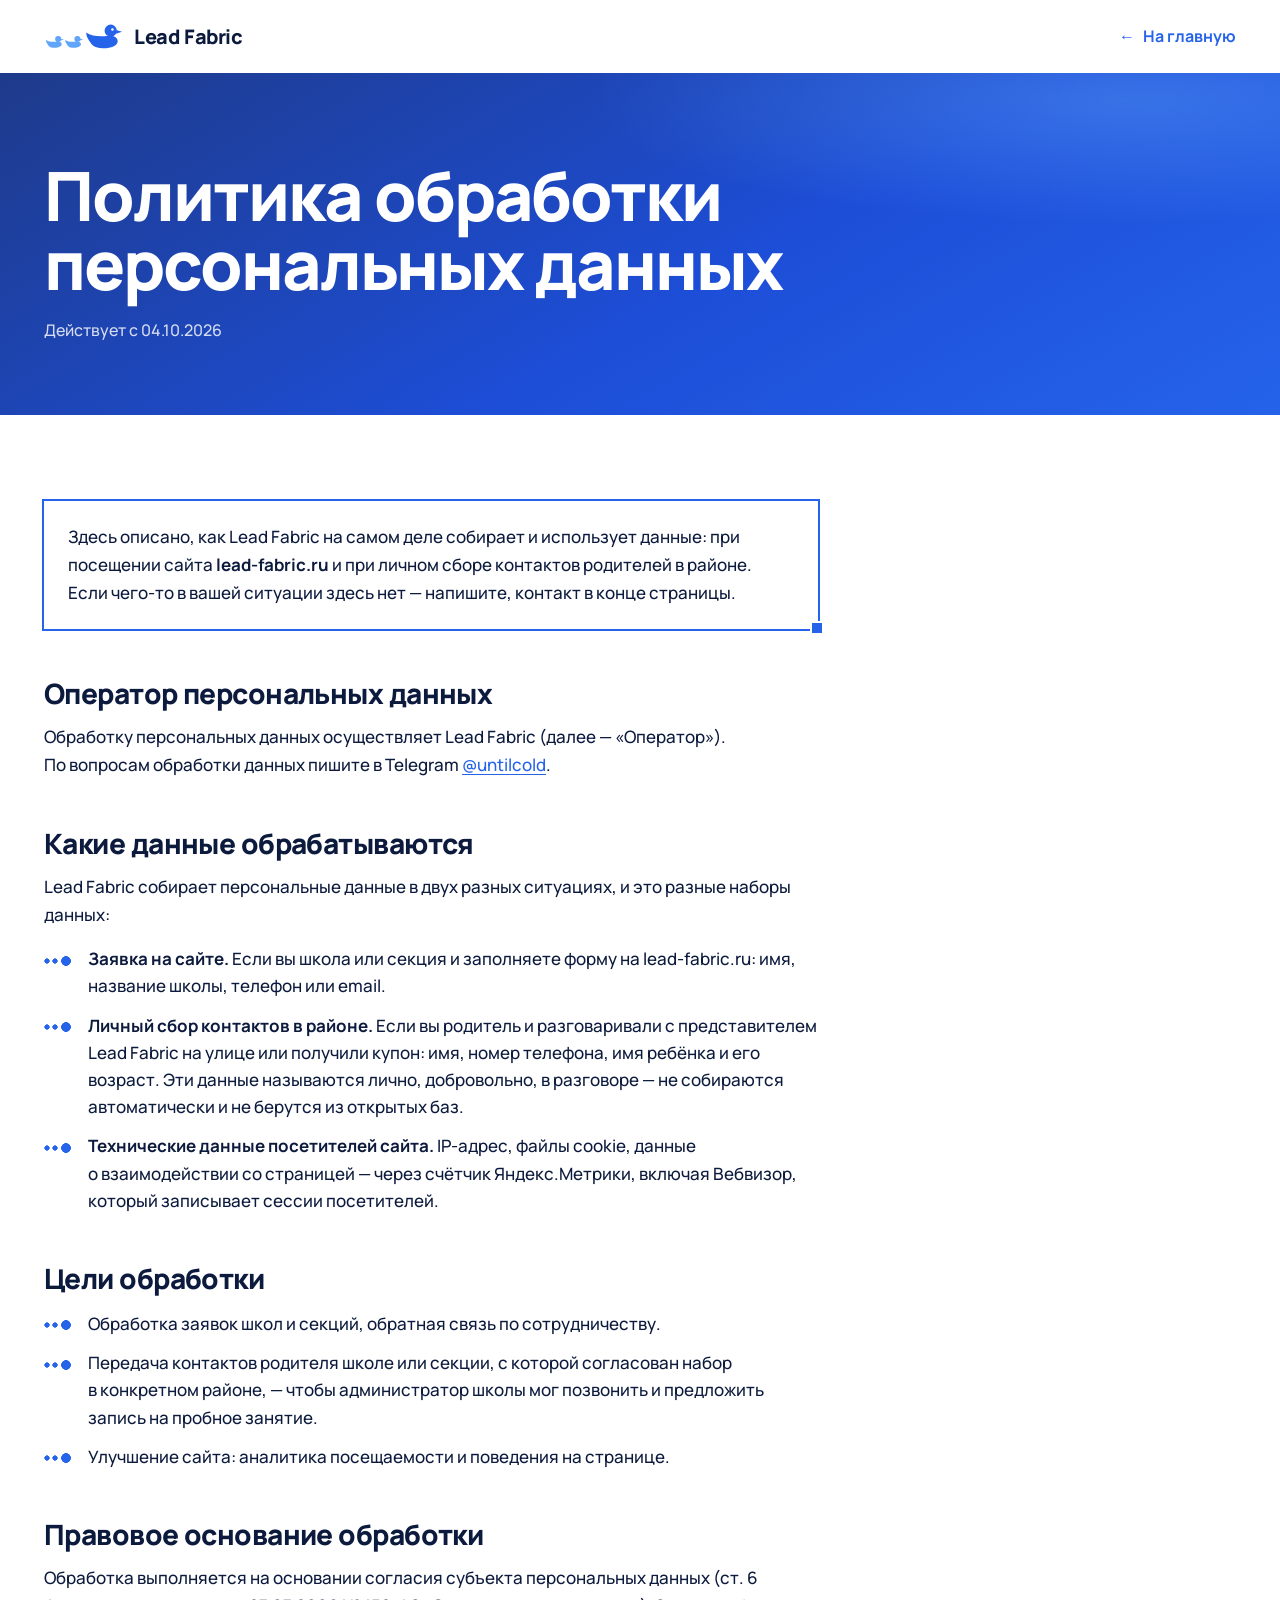
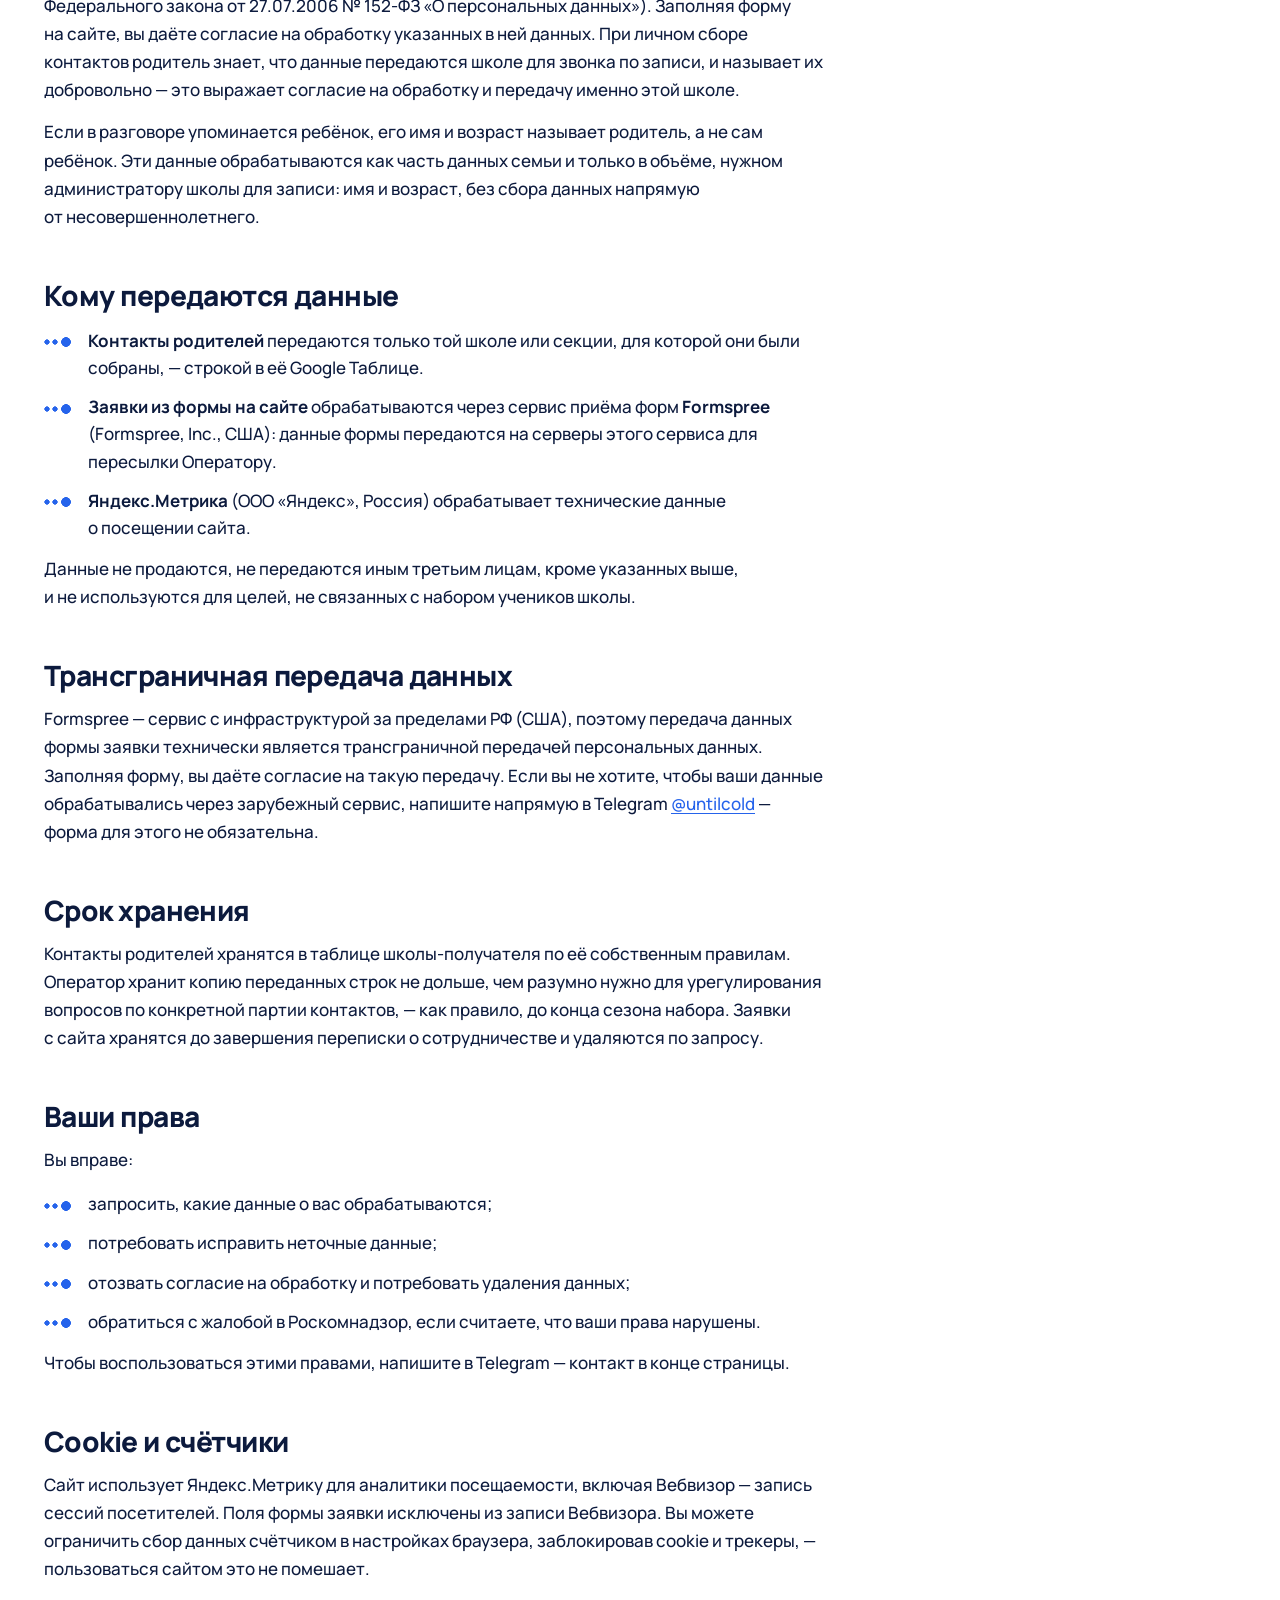
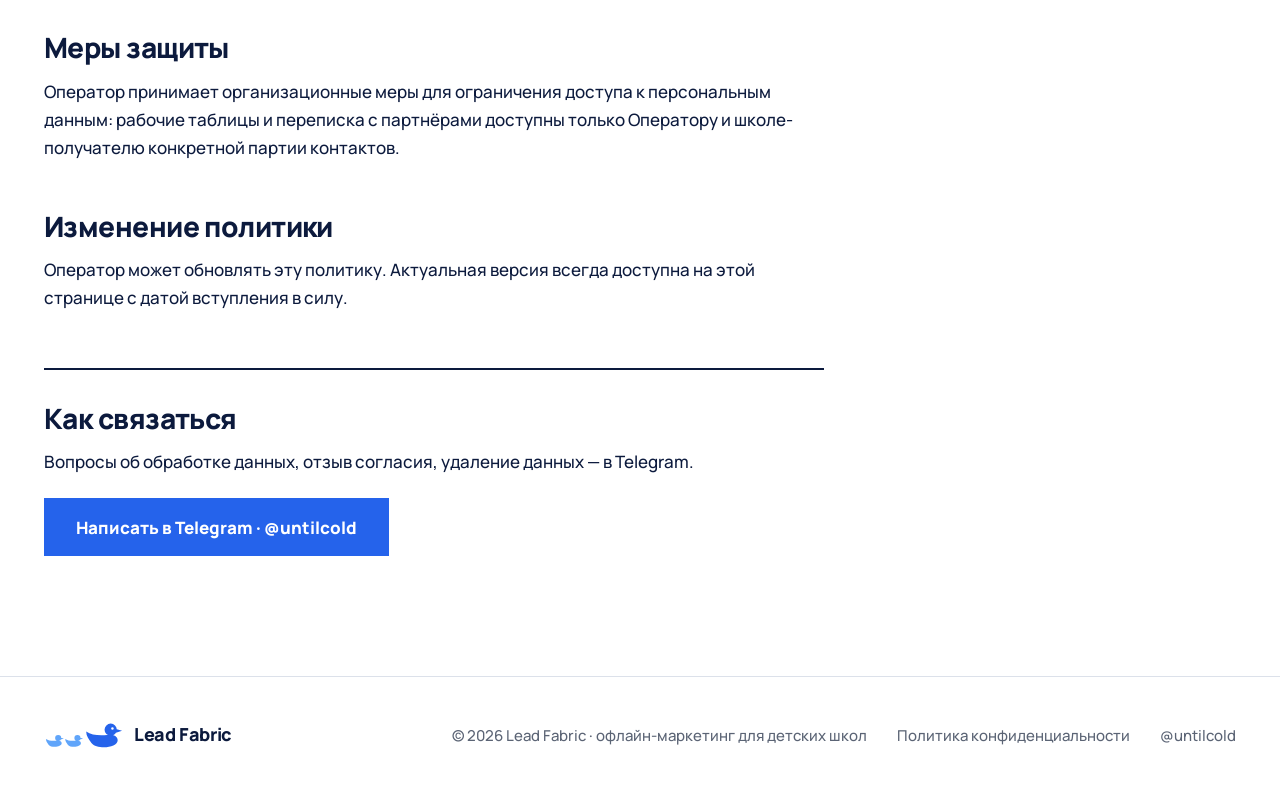
<file: privacy-policy.html>
<!DOCTYPE html>
<html lang="ru">
<head>
  <meta charset="UTF-8" />
  <meta name="viewport" content="width=device-width, initial-scale=1" />
  <title>Политика обработки персональных данных — Lead Fabric</title>
  <meta name="description" content="Политика обработки персональных данных Lead Fabric: какие данные собираются, зачем, кому передаются и как реализовать свои права." />
  <meta name="robots" content="noindex, follow" />
  <meta name="theme-color" content="#2563EB" />

  <link rel="canonical" href="https://lead-fabric.ru/privacy-policy.html" />
  <link rel="icon" href="favicon.svg" type="image/svg+xml" />
  <link rel="apple-touch-icon" href="favicon.svg" />
  <link rel="preload" href="fonts/manrope-cyrillic-800.woff2" as="font" type="font/woff2" crossorigin />
  <link rel="stylesheet" href="styles.css?v=202610042332" />
  <script>document.documentElement.classList.add("js");</script>

  <meta name="referrer" content="strict-origin-when-cross-origin" />
  <meta http-equiv="Content-Security-Policy" content="default-src 'self'; script-src 'self' 'unsafe-inline' https://mc.yandex.ru https://yastatic.net https://*.webvisor.com; connect-src 'self' https://mc.yandex.ru https://mc.yandex.com wss://mc.yandex.ru wss://mc.yandex.com https://yastatic.net https://*.webvisor.com; img-src 'self' data: https://mc.yandex.ru https://mc.yandex.com https://yastatic.net https://*.webvisor.com; style-src 'self' 'unsafe-inline' https://yastatic.net; font-src 'self' data: https://yastatic.net; frame-src 'self' https://mc.yandex.ru https://mc.yandex.com https://yandex.ru https://*.webvisor.com; form-action 'self'; base-uri 'self'; object-src 'none'" />

  <!-- Яндекс.Метрика -->
  <script>
    (function (m, e, t, r, i, k, a) {
      m[i] =
        m[i] ||
        function () {
          (m[i].a = m[i].a || []).push(arguments);
        };
      m[i].l = 1 * new Date();
      for (var j = 0; j < document.scripts.length; j++) {
        if (document.scripts[j].src === r) return;
      }
      (k = e.createElement(t)),
        (a = e.getElementsByTagName(t)[0]),
        (k.async = 1),
        (k.src = r),
        a.parentNode.insertBefore(k, a);
    })(window, document, "script", "https://mc.yandex.ru/metrika/tag.js", "ym");
    ym(111234585, "init", {
      clickmap: true,
      trackLinks: true,
      accurateTrackBounce: true,
      webvisor: true,
    });
  </script>

  <!-- Страница политики в стиле сайта: синяя полоса с заголовком, ниже текст
       одной колонкой для чтения. Разделы без номеров — как везде на сайте. -->
  <style>
    .legal-home { margin-left: auto; display: inline-flex; align-items: center; gap: 8px; font-weight: 700; font-size: 16px; color: var(--blue); text-decoration: none; }
    @media (hover: hover) and (pointer: fine) { .legal-home:hover { text-decoration: underline; text-underline-offset: 5px; } }
    .legal-head { padding: 64px 0 56px; }
    .legal-head h1 { max-width: 15em; font-size: clamp(36px, 5.4vw, 68px); font-weight: 800; line-height: 1.02; letter-spacing: -0.03em; }
    .legal-date { margin-top: 18px; font-size: 16px; color: rgba(255, 255, 255, 0.82); }
    .legal { max-width: 780px; padding: 56px 0 96px; }
    .legal-note { margin: 6px 6px 8px 0; padding: 22px 24px; font-size: 17px; line-height: 1.6; }
    .legal h2 { max-width: none; margin-top: 48px; font-size: clamp(23px, 2.3vw, 28px); line-height: 1.15; letter-spacing: -0.02em; }
    .legal p { margin-top: 14px; font-size: 17px; line-height: 1.65; }
    .legal ul { display: grid; gap: 12px; margin-top: 16px; }
    .legal li { position: relative; padding-left: 44px; font-size: 17px; line-height: 1.6; }
    .legal li::before { content: ""; position: absolute; left: 0; top: 0.55em; width: 28px; height: 12px; background: var(--brood); color: var(--blue); }
    .legal strong { font-weight: 700; }
    .legal a:not(.btn) { color: var(--blue); text-underline-offset: 3px; }
    .legal-contact { margin-top: 56px; padding-top: 32px; border-top: 2px solid var(--ink); }
    .legal-contact h2 { margin-top: 0; }
    .legal-contact .btn { margin-top: 22px; }
    @media (min-width: 1000px) { .legal-head { padding: 88px 0 72px; } .legal { padding: 72px 0 120px; } }
  </style>
</head>
<body>
  <noscript>
    <div>
      <img src="https://mc.yandex.ru/watch/111234585" style="position:absolute; left:-9999px" alt="" />
    </div>
  </noscript>

  <header class="top">
    <div class="wrap top-in">
      <a class="logo" href="index.html">
        <img src="logo.svg" width="80" height="28" alt="" />
        Lead Fabric
      </a>
      <a class="legal-home" href="index.html"><span aria-hidden="true">←</span> На главную</a>
    </div>
  </header>

  <main>
    <section class="legal-head f-blue">
      <div class="wrap">
        <h1>Политика обработки персональных данных</h1>
        <p class="legal-date">Действует с&nbsp;04.10.2026</p>
      </div>
    </section>

    <div class="wrap">
      <article class="legal">
        <p class="legal-note sel">
          Здесь описано, как Lead Fabric на&nbsp;самом деле собирает и&nbsp;использует данные: при посещении сайта
          <strong>lead-fabric.ru</strong> и&nbsp;при личном сборе контактов родителей в&nbsp;районе. Если чего-то в&nbsp;вашей
          ситуации здесь нет — напишите, контакт в&nbsp;конце страницы.
        </p>

        <h2>Оператор персональных данных</h2>
        <p>
          Обработку персональных данных осуществляет Lead Fabric (далее — «Оператор»). По&nbsp;вопросам обработки данных
          пишите в&nbsp;Telegram <a href="https://t.me/untilcold" target="_blank" rel="noopener">@untilcold</a>.
        </p>

        <h2>Какие данные обрабатываются</h2>
        <p>Lead Fabric собирает персональные данные в&nbsp;двух разных ситуациях, и&nbsp;это разные наборы данных:</p>
        <ul>
          <li>
            <strong>Заявка на&nbsp;сайте.</strong> Если вы школа или секция и&nbsp;заполняете форму на&nbsp;lead-fabric.ru:
            имя, название школы, телефон или email.
          </li>
          <li>
            <strong>Личный сбор контактов в&nbsp;районе.</strong> Если вы родитель и&nbsp;разговаривали с&nbsp;представителем
            Lead Fabric на&nbsp;улице или получили купон: имя, номер телефона, имя ребёнка и&nbsp;его возраст. Эти данные
            называются лично, добровольно, в&nbsp;разговоре — не&nbsp;собираются автоматически и&nbsp;не&nbsp;берутся из&nbsp;открытых баз.
          </li>
          <li>
            <strong>Технические данные посетителей сайта.</strong> IP-адрес, файлы cookie, данные о&nbsp;взаимодействии
            со&nbsp;страницей — через счётчик Яндекс.Метрики, включая Вебвизор, который записывает сессии посетителей.
          </li>
        </ul>

        <h2>Цели обработки</h2>
        <ul>
          <li>Обработка заявок школ и&nbsp;секций, обратная связь по&nbsp;сотрудничеству.</li>
          <li>
            Передача контактов родителя школе или секции, с&nbsp;которой согласован набор в&nbsp;конкретном районе, — чтобы
            администратор школы мог позвонить и&nbsp;предложить запись на&nbsp;пробное занятие.
          </li>
          <li>Улучшение сайта: аналитика посещаемости и&nbsp;поведения на&nbsp;странице.</li>
        </ul>

        <h2>Правовое основание обработки</h2>
        <p>
          Обработка выполняется на&nbsp;основании согласия субъекта персональных данных (ст.&nbsp;6 Федерального закона
          от&nbsp;27.07.2006 №&nbsp;152-ФЗ «О&nbsp;персональных данных»). Заполняя форму на&nbsp;сайте, вы даёте согласие
          на&nbsp;обработку указанных в&nbsp;ней данных. При личном сборе контактов родитель знает, что данные передаются
          школе для звонка по&nbsp;записи, и&nbsp;называет их добровольно — это выражает согласие на&nbsp;обработку и&nbsp;передачу
          именно этой школе.
        </p>
        <p>
          Если в&nbsp;разговоре упоминается ребёнок, его имя и&nbsp;возраст называет родитель, а&nbsp;не&nbsp;сам ребёнок. Эти
          данные обрабатываются как часть данных семьи и&nbsp;только в&nbsp;объёме, нужном администратору школы для записи:
          имя и&nbsp;возраст, без сбора данных напрямую от&nbsp;несовершеннолетнего.
        </p>

        <h2>Кому передаются данные</h2>
        <ul>
          <li>
            <strong>Контакты родителей</strong> передаются только той школе или секции, для которой они были собраны, —
            строкой в&nbsp;её Google Таблице.
          </li>
          <li>
            <strong>Заявки из&nbsp;формы на&nbsp;сайте</strong> обрабатываются через сервис приёма форм
            <strong>Formspree</strong> (Formspree, Inc., США): данные формы передаются на&nbsp;серверы этого сервиса
            для пересылки Оператору.
          </li>
          <li>
            <strong>Яндекс.Метрика</strong> (ООО «Яндекс», Россия) обрабатывает технические данные о&nbsp;посещении сайта.
          </li>
        </ul>
        <p>
          Данные не&nbsp;продаются, не&nbsp;передаются иным третьим лицам, кроме указанных выше, и&nbsp;не&nbsp;используются
          для целей, не&nbsp;связанных с&nbsp;набором учеников школы.
        </p>

        <h2>Трансграничная передача данных</h2>
        <p>
          Formspree — сервис с&nbsp;инфраструктурой за&nbsp;пределами РФ (США), поэтому передача данных формы заявки
          технически является трансграничной передачей персональных данных. Заполняя форму, вы даёте согласие на&nbsp;такую
          передачу. Если вы не&nbsp;хотите, чтобы ваши данные обрабатывались через зарубежный сервис, напишите напрямую
          в&nbsp;Telegram <a href="https://t.me/untilcold" target="_blank" rel="noopener">@untilcold</a> — форма для этого
          не&nbsp;обязательна.
        </p>

        <h2>Срок хранения</h2>
        <p>
          Контакты родителей хранятся в&nbsp;таблице школы-получателя по&nbsp;её собственным правилам. Оператор хранит
          копию переданных строк не&nbsp;дольше, чем разумно нужно для урегулирования вопросов по&nbsp;конкретной партии
          контактов, — как правило, до&nbsp;конца сезона набора. Заявки с&nbsp;сайта хранятся до&nbsp;завершения переписки
          о&nbsp;сотрудничестве и&nbsp;удаляются по&nbsp;запросу.
        </p>

        <h2>Ваши права</h2>
        <p>Вы вправе:</p>
        <ul>
          <li>запросить, какие данные о&nbsp;вас обрабатываются;</li>
          <li>потребовать исправить неточные данные;</li>
          <li>отозвать согласие на&nbsp;обработку и&nbsp;потребовать удаления данных;</li>
          <li>обратиться с&nbsp;жалобой в&nbsp;Роскомнадзор, если считаете, что ваши права нарушены.</li>
        </ul>
        <p>Чтобы воспользоваться этими правами, напишите в&nbsp;Telegram — контакт в&nbsp;конце страницы.</p>

        <h2>Cookie и&nbsp;счётчики</h2>
        <p>
          Сайт использует Яндекс.Метрику для аналитики посещаемости, включая Вебвизор — запись сессий посетителей.
          Поля формы заявки исключены из&nbsp;записи Вебвизора. Вы можете ограничить сбор данных счётчиком в&nbsp;настройках
          браузера, заблокировав cookie и&nbsp;трекеры, — пользоваться сайтом это не&nbsp;помешает.
        </p>

        <h2>Меры защиты</h2>
        <p>
          Оператор принимает организационные меры для ограничения доступа к&nbsp;персональным данным: рабочие таблицы
          и&nbsp;переписка с&nbsp;партнёрами доступны только Оператору и&nbsp;школе-получателю конкретной партии контактов.
        </p>

        <h2>Изменение политики</h2>
        <p>
          Оператор может обновлять эту политику. Актуальная версия всегда доступна на&nbsp;этой странице с&nbsp;датой
          вступления в&nbsp;силу.
        </p>

        <div class="legal-contact">
          <h2>Как связаться</h2>
          <p>Вопросы об&nbsp;обработке данных, отзыв согласия, удаление данных — в&nbsp;Telegram.</p>
          <a class="btn" href="https://t.me/untilcold" target="_blank" rel="noopener">Написать в&nbsp;Telegram · @untilcold</a>
        </div>
      </article>
    </div>
  </main>

  <footer class="foot">
    <div class="wrap foot-in">
      <a class="logo" href="index.html"><img src="logo.svg" width="80" height="28" alt="" />Lead Fabric</a>
      <span>© <span id="year"></span> Lead Fabric · офлайн-маркетинг для детских школ</span>
      <a href="privacy-policy.html">Политика конфиденциальности</a>
      <a href="https://t.me/untilcold" target="_blank" rel="noopener">@untilcold</a>
    </div>
  </footer>

  <script src="script.js?v=202610042332"></script>
</body>
</html>
</file>
<file: styles.css>
/* Lead Fabric — сайт в стиле «выводок».
   Белый фон и большие поля синего и «чернил» — с фирменными градиентами
   и светом в углу. Прямые углы, кнопки — прямоугольники.
   Без кремовых подложек, курсива, нумерации разделов, капса с разрядкой
   и моноширинных подписей. */

@font-face { font-family: Manrope; font-weight: 400; font-display: swap; src: url("fonts/manrope-cyrillic-400.woff2") format("woff2"); unicode-range: U+0400-045F, U+2116; }
@font-face { font-family: Manrope; font-weight: 400; font-display: swap; src: url("fonts/manrope-latin-400.woff2") format("woff2"); unicode-range: U+0000-00FF, U+2000-206F, U+2190-2193; }
@font-face { font-family: Manrope; font-weight: 500; font-display: swap; src: url("fonts/manrope-cyrillic-500.woff2") format("woff2"); unicode-range: U+0400-045F, U+2116; }
@font-face { font-family: Manrope; font-weight: 500; font-display: swap; src: url("fonts/manrope-latin-500.woff2") format("woff2"); unicode-range: U+0000-00FF, U+2000-206F, U+2190-2193; }
@font-face { font-family: Manrope; font-weight: 600; font-display: swap; src: url("fonts/manrope-cyrillic-600.woff2") format("woff2"); unicode-range: U+0400-045F, U+2116; }
@font-face { font-family: Manrope; font-weight: 600; font-display: swap; src: url("fonts/manrope-latin-600.woff2") format("woff2"); unicode-range: U+0000-00FF, U+2000-206F, U+2190-2193; }
@font-face { font-family: Manrope; font-weight: 700; font-display: swap; src: url("fonts/manrope-cyrillic-700.woff2") format("woff2"); unicode-range: U+0400-045F, U+2116; }
@font-face { font-family: Manrope; font-weight: 700; font-display: swap; src: url("fonts/manrope-latin-700.woff2") format("woff2"); unicode-range: U+0000-00FF, U+2000-206F, U+2190-2193; }
@font-face { font-family: Manrope; font-weight: 800; font-display: swap; src: url("fonts/manrope-cyrillic-800.woff2") format("woff2"); unicode-range: U+0400-045F, U+2116; }
@font-face { font-family: Manrope; font-weight: 800; font-display: swap; src: url("fonts/manrope-latin-800.woff2") format("woff2"); unicode-range: U+0000-00FF, U+2000-206F, U+2190-2193; }
/* В Manrope нет знака рубля — берём его из Onest, он того же склада.
   Отдельным семейством: внутри одного семейства браузер не ищет знак
   в начертании с другим описанием веса и уходит в системный шрифт. */
@font-face { font-family: "LF Rub"; font-weight: 100 900; font-display: swap; src: url("fonts/rub.woff2") format("woff2"); unicode-range: U+20BD; }

:root {
  --blue: #2563eb;
  --ink: #0c1a3d;
  --sky: #60a5fa;
  --white: #ffffff;
  --gray: #5b6475;
  --line: #dce1ea;
  --font: Manrope, "LF Rub", "Segoe UI", Arial, sans-serif;
  /* выводок: два утёнка и утка, идут вправо — как в знаке */
  --brood: radial-gradient(circle at 3px 50%, currentColor 2.4px, transparent 2.9px),
           radial-gradient(circle at 11px 50%, currentColor 2.4px, transparent 2.9px),
           radial-gradient(circle at 22px 50%, currentColor 4.6px, transparent 5.1px);
  /* фирменные градиенты: от глубокого синего к яркому, свет в углу */
  --grad-blue: radial-gradient(ellipse 70% 60% at 88% 8%, rgba(96, 165, 250, 0.4), transparent 60%),
               linear-gradient(150deg, #1e3a8a 0%, #1d4ed8 58%, #2563eb 100%);
  --grad-ink: radial-gradient(ellipse 80% 55% at 85% 0%, rgba(37, 99, 235, 0.5), transparent 62%),
              linear-gradient(165deg, #0f172a 0%, #172554 55%, #1e3a8a 100%);
  --grad-hero: radial-gradient(ellipse 60% 70% at 82% 18%, rgba(96, 165, 250, 0.45), transparent 62%),
               linear-gradient(155deg, #1e3a8a 0%, #1d4ed8 50%, #2563eb 100%);
  --ease-out: cubic-bezier(0.22, 1, 0.36, 1);
}

* { box-sizing: border-box; }
html { scroll-behavior: smooth; scroll-padding-top: 84px; -webkit-text-size-adjust: 100%; }
body { margin: 0; background: var(--white); color: var(--ink); font: 500 18px/1.55 var(--font); -webkit-font-smoothing: antialiased; overflow-x: clip; }
img { display: block; max-width: 100%; height: auto; }
a { color: inherit; }
h1, h2, h3, p, ul, ol, figure { margin: 0; }
ul, ol { padding: 0; list-style: none; }
button { font: inherit; color: inherit; }
:focus-visible { outline: 3px solid var(--sky); outline-offset: 3px; }

.wrap { width: 100%; max-width: 1280px; margin: 0 auto; padding: 0 20px; }
@media (min-width: 760px) { .wrap { padding: 0 44px; } }

.sec { padding: 88px 0; }
@media (min-width: 960px) { .sec { padding: 128px 0; } }
.sec--line { border-top: 1px solid var(--line); }
.f-blue { background-color: var(--blue); background-image: var(--grad-blue); color: var(--white); }
.f-ink { background-color: var(--ink); background-image: var(--grad-ink); color: var(--white); }
/* светло-голубое поле — мягкий переход между синим и белым (по просьбе Назара 04.10) */
.f-sky { background-color: #eef4ff; background-image: radial-gradient(ellipse 70% 60% at 88% 8%, rgba(96, 165, 250, 0.18), transparent 60%), linear-gradient(180deg, #f3f7ff 0%, #e6efff 100%); }

h2 { font-size: clamp(36px, 5vw, 72px); font-weight: 800; line-height: 1.02; letter-spacing: -0.03em; max-width: 15em; }
.lead { font-size: clamp(17px, 1.5vw, 20px); line-height: 1.5; color: var(--gray); max-width: 620px; margin-top: 22px; }
.f-blue .lead, .f-ink .lead { color: rgba(255, 255, 255, 0.86); }
.head-row { display: grid; gap: 0 48px; }
@media (min-width: 1000px) {
  .head-row { grid-template-columns: 7fr 5fr; align-items: end; }
  .head-row .lead { margin-top: 0; }
}
.rub { font-weight: 700; }
.nw { white-space: nowrap; }

/* ---------- кнопки: прямоугольник, без таблеток ---------- */
.btn {
  display: inline-flex; align-items: center; justify-content: center; gap: 12px;
  min-height: 58px; padding: 0 30px; border: 2px solid var(--blue); border-radius: 0;
  background: var(--blue); color: var(--white); font: 800 17px/1.15 var(--font);
  text-decoration: none; text-align: center; cursor: pointer;
  transition: background-color .2s, border-color .2s, color .2s, transform .2s, box-shadow .2s;
}
.btn-sm { min-height: 44px; padding: 0 20px; font-size: 15px; }
.btn-white { background: var(--white); border-color: var(--white); color: var(--blue); }
.btn-line { background: transparent; border-color: rgba(255, 255, 255, 0.75); color: var(--white); }
/* Наведение — только для мыши: на айфоне :hover залипает после касания */
@media (hover: hover) and (pointer: fine) {
  .btn:hover {
    background: linear-gradient(135deg, #60a5fa 0%, #2563eb 55%, #1d4ed8 100%); border-color: transparent; color: var(--white);
    transform: translateY(-2px); box-shadow: 0 14px 28px -10px rgba(37, 99, 235, 0.6);
  }
  .btn-white:hover, .btn-line:hover {
    background: var(--ink); border-color: var(--ink); color: var(--white);
    box-shadow: 0 14px 28px -12px rgba(12, 26, 61, 0.7);
  }
}
.actions { display: flex; flex-wrap: wrap; gap: 12px; }

/* выделенная строка — как выделение ячейки в таблице: рамка и квадратик в углу */
.sel { position: relative; outline: 2px solid var(--blue); outline-offset: 0; }
.sel::after { content: ""; position: absolute; right: -6px; bottom: -6px; width: 10px; height: 10px; background: var(--blue); border: 2px solid var(--white); }
.f-ink .sel { outline-color: var(--sky); }
.f-ink .sel::after { background: var(--sky); border-color: var(--ink); }

/* ---------- шапка ---------- */
.top { position: sticky; top: 0; z-index: 50; background: var(--white); border-bottom: 1px solid transparent; transition: border-color .2s; }
.top.is-scrolled { border-bottom-color: var(--line); }
.top-in { display: flex; align-items: center; gap: 32px; height: 72px; }
.logo { display: inline-flex; align-items: center; gap: 10px; font-weight: 800; font-size: 20px; letter-spacing: -0.02em; text-decoration: none; white-space: nowrap; }
.logo img { width: 80px; height: 28px; }
.nav { display: flex; gap: 26px; margin-left: auto; font-weight: 600; font-size: 16px; }
.nav a { text-decoration: none; padding: 6px 0; border-bottom: 2px solid transparent; }
@media (hover: hover) and (pointer: fine) { .nav a:hover { border-bottom-color: var(--blue); } }
.nav-toggle { display: none; width: 46px; height: 46px; border: 0; background: none; padding: 0 10px; cursor: pointer; flex-direction: column; justify-content: center; gap: 7px; }
.nav-toggle span { display: block; height: 3px; background: var(--ink); transition: transform .2s; }
@media (max-width: 1040px) {
  .nav { display: none; position: absolute; left: 0; right: 0; top: 72px; flex-direction: column; gap: 0; margin: 0; padding: 8px 20px 24px; background: var(--white); border-bottom: 1px solid var(--line); }
  .nav a { font-size: 24px; font-weight: 800; padding: 12px 0; border-bottom: 1px solid var(--line); }
  .top.is-open .nav { display: flex; }
  .nav-toggle { display: flex; margin-left: auto; }
  .top-cta { margin-left: auto; }
  .top-cta + .nav-toggle { margin-left: 0; }
  .top.is-open .nav-toggle span:first-child { transform: translateY(5px) rotate(45deg); }
  .top.is-open .nav-toggle span:last-child { transform: translateY(-5px) rotate(-45deg); }
}
@media (max-width: 520px) { .top-cta { display: none; } .top-in { gap: 12px; } .top-cta + .nav-toggle { margin-left: auto; margin-right: -10px; } }

/* ---------- первый экран ---------- */
/* Первый экран без анимации появления: браузер запускает её не сразу,
   и до секунды заголовок и таблица были бы невидимы. */
.hero { padding-top: 64px; background-image: var(--grad-hero); }
@keyframes rise { from { opacity: 0; transform: translateY(26px); } to { opacity: 1; transform: none; } }
.hero h1 { font-size: clamp(46px, 8vw, 116px); font-weight: 800; line-height: .95; letter-spacing: -0.04em; max-width: 11.5em; }
.hero-in { display: grid; gap: 34px; }
.hero-copy { display: grid; gap: 30px; }
.hero-lead { font-size: clamp(18px, 1.6vw, 21px); line-height: 1.5; max-width: 560px; color: rgba(255, 255, 255, 0.9); }
.stats { display: flex; flex-wrap: wrap; gap: 10px 30px; font-size: 16px; color: rgba(255, 255, 255, 0.86); }
.stats li { position: relative; padding-left: 36px; }
.stats li::before { content: ""; position: absolute; left: 0; top: 50%; width: 28px; height: 12px; margin-top: -6px; background: var(--brood); color: var(--white); }
.stats b { color: var(--white); font-weight: 800; font-size: 20px; margin-right: 4px; }
/* Снимки таблиц — мягкая рамка со скруглением, как на прежнем сайте.
   Картинку накрывает прозрачный слой: иначе Яндекс Браузер при наведении
   показывает над ней свои кнопки, а мышью её можно утащить. */
.shot { position: relative; overflow: hidden; border-radius: 14px; background: var(--white); }
.shot::after { content: ""; position: absolute; inset: 0; }
.shot img, .person-photo { pointer-events: none; -webkit-user-drag: none; -webkit-user-select: none; user-select: none; -webkit-touch-callout: none; }
.hero-sheet { position: relative; z-index: 2; margin-bottom: -96px; }
.hero-sheet .shot { box-shadow: 0 34px 70px -24px rgba(2, 6, 23, 0.6), 0 2px 6px rgba(2, 6, 23, 0.12); }
.hero-sheet img { width: 100%; }
.hero-sheet figcaption { position: absolute; left: 0; top: 100%; margin-top: 12px; font-size: 14px; color: var(--gray); }
@media (min-width: 1000px) {
  .hero { padding-top: 80px; }
  .hero-in { grid-template-columns: 5fr 6fr; grid-template-areas: "h h" "c s"; gap: 44px 56px; }
  .hero h1 { grid-area: h; }
  .hero-copy { grid-area: c; align-content: start; }
  .hero-sheet { grid-area: s; margin-bottom: -150px; }
}
.hero-in > h1 { margin: 0; }

/* ---------- как работает: маршрут-вкладки ----------
   Пять остановок на пунктире. Утка стоит над выбранной и идёт к следующей,
   пройденный путь закрашивается сплошной линией. --i — номер остановки с нуля. */
#route { padding-top: 168px; }
@media (min-width: 1000px) { #route { padding-top: 248px; } }
.way { --dot: 22px; --top: 40px; margin-top: 44px; }
.way-line { position: relative; display: grid; grid-template-columns: repeat(5, minmax(0, 1fr)); padding-top: var(--top); }
.way-track { position: absolute; left: 10%; right: 10%; top: calc(var(--top) + var(--dot) / 2 - 1.5px); border-top: 3px dotted var(--blue); }
.way-fill { position: absolute; left: 0; top: -3px; height: 3px; width: calc(var(--i) * 25%); background: var(--blue); transition: width .8s cubic-bezier(.65, 0, .35, 1); }
.way-duck { position: absolute; z-index: 1; top: calc(var(--top) - 30px); left: calc(10% + var(--i) * 20%); width: 52px; height: 18px; margin-left: -26px; transition: left .8s cubic-bezier(.65, 0, .35, 1), transform .2s; }
.way-duck img { display: block; width: 100%; height: 100%; transform-origin: 50% 100%; }
.way.is-back .way-duck { transform: scaleX(-1); }
.way.is-walking .way-duck img { animation: waddle .2s ease-in-out 4 alternate; }
@keyframes waddle { from { transform: rotate(-5deg); } to { transform: rotate(5deg) translateY(-2px); } }
.way-stop {
  position: relative; display: flex; flex-direction: column; align-items: center; gap: 12px;
  min-width: 0; padding: 0 2px 18px; border: 0; background: none; color: var(--gray);
  font: 800 clamp(13px, 1.75vw, 23px)/1.15 var(--font); letter-spacing: -0.015em; text-align: center;
  cursor: pointer; transition: color .2s; -webkit-tap-highlight-color: transparent;
}
.way-stop::before {
  content: ""; width: var(--dot); height: var(--dot); border: 3px solid var(--blue); border-radius: 50%;
  background: var(--white); transition: background-color .3s, transform .3s var(--ease-out), box-shadow .3s;
}
.way-stop.is-done::before { background: var(--blue); }
.way-stop.is-active { color: var(--ink); }
.way-stop.is-active::before { background: var(--blue); transform: scale(1.2); box-shadow: 0 0 0 7px rgba(37, 99, 235, 0.16); }
.way-stop:focus-visible { outline: 3px solid var(--sky); outline-offset: 2px; }
@media (hover: hover) and (pointer: fine) {
  .way-stop:hover { color: var(--ink); }
  .way-stop:not(.is-active):hover::before { transform: scale(1.14); }
}
/* полоска отсчёта до следующей остановки — только пока маршрут идёт сам */
.way-bar { position: absolute; left: 50%; bottom: 4px; width: 48px; height: 3px; margin-left: -24px; opacity: 0; }
.way.is-auto .way-stop.is-active .way-bar {
  opacity: 1; background: linear-gradient(90deg, var(--blue) 0 50%, rgba(37, 99, 235, 0.18) 50% 100%);
  background-size: 200% 100%; background-position: 100% 0; animation: wayBar 6s linear forwards;
}
@keyframes wayBar { to { background-position: 0 0; } }
.way.is-paused .way-bar { animation-play-state: paused !important; }
@media (hover: hover) and (pointer: fine) { .way:hover .way-bar { animation-play-state: paused !important; } }
@media (min-width: 760px) { .way { --dot: 26px; --top: 54px; margin-top: 56px; } .way-duck { top: calc(var(--top) - 36px); width: 72px; height: 25px; margin-left: -36px; } .way-bar { width: 64px; margin-left: -32px; } }

/* панели: все в одной клетке сетки, поэтому высота блока не прыгает при смене */
.way-panels { display: grid; margin-top: 36px; }
.way-panel { grid-area: 1 / 1; display: grid; visibility: hidden; opacity: 0; }
.way-panel.is-active { visibility: visible; opacity: 1; animation: wayIn .55s var(--ease-out); }
@keyframes wayIn { from { opacity: 0; transform: translateY(14px); } to { opacity: 1; transform: none; } }
.way-card {
  position: relative; display: flex; flex-direction: column; justify-content: flex-end; gap: 14px;
  min-height: 250px; padding: 64px 24px 28px; background-color: var(--blue); background-image: var(--grad-blue); color: var(--white);
}
.way-card::before { content: ""; position: absolute; left: 24px; top: 28px; width: 28px; height: 12px; background: var(--brood); color: var(--white); }
.way-card h3 { font-size: clamp(25px, 2.7vw, 38px); font-weight: 800; line-height: 1.08; letter-spacing: -0.025em; max-width: 14em; }
.way-card p { font-size: 17px; line-height: 1.5; color: rgba(255, 255, 255, 0.88); max-width: 30em; }
.way-vis { display: flex; flex-direction: column; padding: 26px 24px 28px; border: 1px solid var(--line); border-top: 0; background: var(--white); }
.way-vis-title { font-size: 18px; font-weight: 800; letter-spacing: -0.01em; }
.way-list { display: grid; gap: 10px; margin-top: auto; }
.way-list li { position: relative; padding-left: 40px; font-size: 16px; line-height: 1.45; color: var(--gray); }
.way-list li::before { content: ""; position: absolute; left: 0; top: 6px; width: 28px; height: 12px; background: var(--brood); color: var(--blue); }
@media (min-width: 900px) {
  .way-panel { grid-template-columns: 6fr 5fr; }
  .way-card { min-height: 400px; padding: 44px 44px 46px; }
  .way-card::before { left: 44px; top: 44px; }
  .way-vis { padding: 36px 36px 40px; border-top: 1px solid var(--line); border-left: 0; }
}

/* «Как работает» на тёмном поле: синий первый экран → тёмное → белое «Что получаете»,
   иначе два белых блока шли подряд. Остановки и пунктир — голубые. */
.f-ink .way-stop { color: rgba(255, 255, 255, 0.58); }
.f-ink .way-stop.is-active { color: var(--white); }
.f-ink .way-stop::before { border-color: var(--sky); background: var(--ink); }
.f-ink .way-stop.is-done::before, .f-ink .way-stop.is-active::before { background: var(--sky); }
.f-ink .way-stop.is-active::before { box-shadow: 0 0 0 7px rgba(96, 165, 250, 0.22); }
.f-ink .way-track { border-top-color: var(--sky); }
.f-ink .way-fill { background: var(--sky); }
.f-ink .way.is-auto .way-stop.is-active .way-bar { background-image: linear-gradient(90deg, var(--sky) 0 50%, rgba(96, 165, 250, 0.25) 50% 100%); }
.f-ink .way-vis { border-color: transparent; color: var(--ink); }   /* белая часть: свой тёмный текст, а не белый от поля */
@media (hover: hover) and (pointer: fine) { .f-ink .way-stop:hover { color: var(--white); } }

/* Телефон: остановки и открытая панель помещаются на один экран — нажал остановку
   и сразу видишь её карточку, листать не нужно. Карточка и картинка склеены, без пустот. */
@media (max-width: 899px) {
  .way { --dot: 18px; --top: 22px; margin-top: 20px; }
  .way-duck { top: calc(var(--top) - 19px); width: 36px; height: 13px; margin-left: -18px; }
  .way-stop { gap: 6px; padding-bottom: 10px; font-size: 13px; }
  .way-bar { bottom: 2px; width: 32px; margin-left: -16px; }
  .way-panels { margin-top: 12px; }
  /* панели не растягиваются под самую высокую — без пустых полос внутри */
  .way-panel { align-content: start; }
  .way-card { min-height: 0; justify-content: flex-start; gap: 5px; padding: 14px 16px 12px; }
  .way-card::before { display: none; }
  .way-card h3 { font-size: 20px; line-height: 1.1; }
  .way-card p { font-size: 14px; line-height: 1.4; }
  .way-vis { padding: 10px 14px 12px; }
  .way-vis-title { display: none; }
  .way-list { gap: 3px; margin-top: 0; }
  .way-list li { padding-left: 34px; font-size: 13px; line-height: 1.35; }
  .way-list li::before { top: 3px; width: 28px; height: 12px; }
}
/* Невысокие телефоны (iPhone SE, mini, небольшие Android): без трёх строк-пояснений —
   заголовок, текст и картинка остаются, и вся карточка помещается под остановками. */
@media (max-width: 899px) and (max-height: 640px) {
  .way-list { display: none; }
  .way-vis { padding: 10px 14px; }
  .way-vis .mock { margin-bottom: 0; }
}

/* мини-картинки в панелях — каждая оживает, когда её панель открывается */
.mock {
  position: relative; display: flex; align-items: center; justify-content: center; gap: 12px;
  min-height: 140px; margin: 16px 0 24px; padding: 16px 20px; overflow: hidden;
  background: linear-gradient(160deg, #f3f7ff 0%, #e1eafb 100%); border: 1px solid #d9e3f4;
}
.mock-tag { position: absolute; right: 12px; top: 12px; padding: 4px 9px; background: rgba(37, 99, 235, 0.12); color: #1d4ed8; font-size: 13px; font-weight: 800; }
.mock--bars { height: 140px; align-items: flex-end; gap: 14px; padding: 44px 20px 0; }
.mock--bars i { width: 26px; height: var(--h); background: #93c5fd; transform-origin: 50% 100%; }
.mock--bars i.up { background: var(--blue); }
.way-panel.is-active .mock--bars i { animation: barUp .7s var(--ease-out) calc(.15s + var(--k) * .1s) both; }
@keyframes barUp { from { transform: scaleY(0); } to { transform: none; } }
.mock--path { --w: 92px; --pad: 24px; justify-content: space-between; padding: 0 var(--pad); }
.mock--path::before {
  content: ""; position: absolute; left: calc(var(--pad) + var(--w) / 2); right: calc(var(--pad) + var(--w) / 2);
  top: 50%; margin-top: -15.5px; border-top: 3px dotted var(--blue);
}
.mock--path span { position: relative; z-index: 1; display: flex; flex-direction: column; align-items: center; gap: 10px; width: var(--w); font-size: 15px; font-weight: 800; text-align: center; }
.mock--path span::before { content: ""; width: 18px; height: 18px; border: 3px solid var(--blue); border-radius: 50%; background: var(--white); }
.mock--path span.end::before { background: var(--blue); }
.way-panel.is-active .mock--path::before { animation: draw .9s cubic-bezier(.65, 0, .35, 1) .1s both; }
.way-panel.is-active .mock--path span { animation: rise .5s var(--ease-out) calc(.15s + var(--k) * .3s) both; }
@keyframes draw { from { clip-path: inset(0 100% 0 0); } to { clip-path: inset(0); } }
@media (max-width: 520px) { .mock--path { --w: 84px; --pad: 10px; } .mock--path span { font-size: 14px; } }
.mock--chat { flex-direction: column; align-items: stretch; gap: 10px; }
.mock--chat b {
  align-self: flex-start; max-width: 85%; padding: 9px 13px; border-radius: 14px 14px 14px 3px;
  background: var(--white); color: var(--ink); font-size: 15px; font-weight: 600; line-height: 1.3;
  box-shadow: 0 1px 2px rgba(12, 26, 61, 0.14); transform-origin: 0 100%;
}
.mock--chat b + b { align-self: flex-end; border-radius: 14px 14px 3px 14px; background: var(--blue); color: var(--white); transform-origin: 100% 100%; }
.way-panel.is-active .mock--chat b { animation: bubble .45s cubic-bezier(.34, 1.56, .64, 1) .2s both; }
.way-panel.is-active .mock--chat b + b { animation-delay: .95s; }
@keyframes bubble { from { opacity: 0; transform: scale(.6); } to { opacity: 1; transform: none; } }
.mock--table { flex-direction: column; align-items: stretch; gap: 0; padding: 14px 16px; background: var(--white); }
.mock-row { position: relative; display: grid; grid-template-columns: 1fr 1.3fr; gap: 10px; padding: 7px 10px; border-bottom: 1px solid var(--line); font-size: 14px; }
.mock-row b { font-weight: 800; }
.mock-row span { color: var(--gray); font-weight: 600; }
.mock-head { background: var(--ink); color: var(--white); border-bottom: 0; }
.mock-head b { font-weight: 700; }
.mock-new { outline: 2px solid var(--blue); outline-offset: -1px; }
.mock-new::after { content: ""; position: absolute; right: -5px; bottom: -5px; width: 9px; height: 9px; background: var(--blue); border: 2px solid var(--white); }
.way-panel.is-active .mock-row:not(.mock-head) { animation: rise .45s var(--ease-out) calc(.2s + var(--k) * .3s) both; }
.way-panel.is-active .mock-new { animation: rise .45s var(--ease-out) .8s both, selIn .3s 1.25s both; }
.way-panel.is-active .mock-new::after { animation: bubble .3s cubic-bezier(.34, 1.56, .64, 1) 1.3s both; }
@keyframes selIn { from { outline-color: transparent; } to { outline-color: var(--blue); } }
/* на телефоне картинки ниже — панель короче */
@media (max-width: 899px) {
  .mock { min-height: 72px; margin: 0 0 8px; padding: 8px 12px; }
  /* подпись по центру сверху, столбики по центру под ней — ровно и не накрывают друг друга */
  .mock--bars { height: 100px; justify-content: center; padding: 42px 16px 0; }
  .mock--bars .mock-tag { left: 50%; right: auto; top: 8px; transform: translateX(-50%); white-space: nowrap; }
  .mock--bars i { width: 20px; }
  .mock-tag { right: 8px; top: 8px; font-size: 12px; }
  .mock--path { min-height: 72px; padding: 0 var(--pad); }
  .mock--chat { gap: 6px; }
  .mock--chat b { padding: 6px 10px; font-size: 13.5px; }
  .mock--table { padding: 8px 10px; }
  .mock-row { padding: 4px 8px; font-size: 12.5px; }
  .mock-row[style*="--k: 1"] { display: none; }   /* на телефоне две строки вместо трёх */
}

/* ---------- что получаете ---------- */
.deliver { display: grid; gap: 48px; margin-top: 56px; align-items: start; }
.sheet { padding: 12px; border: 1px solid #e3e8f0; border-radius: 24px; background: var(--white); box-shadow: 0 14px 40px -18px rgba(15, 23, 42, 0.18); }
.sheet .shot { border: 1px solid #e3e8f0; border-radius: 12px; }
.sheet figcaption { padding: 12px 6px 4px; font-size: 14px; line-height: 1.5; color: var(--gray); }
.fields, .data, .checks { display: grid; }
.fields li, .data li { position: relative; display: grid; gap: 6px; padding: 18px 0 18px 46px; border-top: 1px solid var(--line); }
.fields li:last-child, .data li:last-child { border-bottom: 1px solid var(--line); }
.fields li::before, .data li::before, .checks li::before, .geo::before {
  content: ""; position: absolute; left: 0; width: 28px; height: 12px; background: var(--brood); color: var(--blue);
}
.fields li::before, .data li::before { top: 27px; }
.fields strong, .data strong { font-size: 20px; font-weight: 800; letter-spacing: -0.01em; line-height: 1.2; }
.fields span, .data span { font-size: 16px; color: var(--gray); line-height: 1.5; }
@media (min-width: 1000px) { .deliver { grid-template-columns: 7fr 5fr; gap: 56px; } }

/* ---------- цена ---------- */
.price { display: grid; gap: 64px; margin-top: 56px; }
.price-big { font-size: clamp(120px, 15vw, 220px); font-weight: 800; line-height: .82; letter-spacing: -0.06em; }
.price-big .rub { font-size: .5em; letter-spacing: 0; vertical-align: .12em; margin-left: .14em; }
.price-for { margin-top: 22px; font-size: 24px; font-weight: 800; letter-spacing: -0.01em; }
.price-note { margin-top: 10px; font-size: 17px; color: rgba(255, 255, 255, 0.8); max-width: 460px; }
.checks { margin-top: 28px; gap: 10px; }
.checks li { position: relative; padding-left: 44px; font-size: 17px; }
.checks li::before { top: .62em; color: var(--sky); }
.trial { display: grid; gap: 6px; margin-top: 36px; padding: 18px 22px; font-size: 16px; color: rgba(255, 255, 255, 0.82); max-width: 460px; }
.trial strong { font-size: clamp(22px, 2.2vw, 28px); font-weight: 800; color: var(--white); letter-spacing: -0.01em; }
.price-data { position: relative; }
.price-data h3 { font-size: clamp(26px, 2.6vw, 34px); font-weight: 800; letter-spacing: -0.02em; line-height: 1.1; }
.data { margin-top: 26px; }
.f-ink .data li { border-color: rgba(255, 255, 255, 0.18); }
.f-ink .data li::before { color: var(--sky); }
.f-ink .data span { color: rgba(255, 255, 255, 0.76); }
.proc-open { display: grid; gap: 10px; width: 100%; margin-top: 30px; padding: 0; border: 0; background: none; text-align: left; cursor: pointer; }
.proc-note { font-size: 16px; color: rgba(255, 255, 255, 0.76); }
.proc-link { display: inline-flex; align-items: center; gap: 10px; font-size: 19px; font-weight: 800; color: var(--sky); }
@media (hover: hover) and (pointer: fine) { .proc-open:hover .proc-link { text-decoration: underline; text-underline-offset: 6px; } }
.process-pop { position: absolute; left: -24px; right: -24px; top: -24px; z-index: 5; padding: 36px 32px 34px; background: var(--white); color: var(--ink); border: 2px solid var(--sky); }
/* на телефоне поля страницы 20 px — шире них панель вылезала за экран */
@media (max-width: 759px) { .process-pop { left: -8px; right: -8px; padding: 32px 20px 30px; } }
.process-pop-title { font-size: 28px; font-weight: 800; letter-spacing: -0.02em; }
.process-pop-close { position: absolute; right: 14px; top: 14px; width: 44px; height: 44px; border: 0; background: none; cursor: pointer; }
.process-pop-close span { position: absolute; left: 11px; right: 11px; top: 21px; height: 3px; background: var(--ink); transform: rotate(45deg); }
.process-pop-close span + span { transform: rotate(-45deg); }
.steps { position: relative; display: grid; gap: 18px; margin-top: 26px; padding-left: 44px; }
.steps::before { content: ""; position: absolute; left: 10px; top: 12px; bottom: 12px; border-left: 3px dotted var(--blue); }
.steps li { position: relative; font-size: 17px; line-height: 1.45; }
.steps li::before { content: ""; position: absolute; left: -44px; top: 2px; width: 22px; height: 22px; border: 3px solid var(--blue); border-radius: 50%; background: var(--white); }
.steps li:last-child::before { background: var(--blue); }
/* панель выезжает, шаги появляются по одному */
.process-pop:not([hidden]) { animation: popIn .42s var(--ease-out) both; }
@keyframes popIn { from { opacity: 0; transform: translateY(12px) scale(.98); } to { opacity: 1; transform: none; } }
.process-pop:not([hidden]) .steps li { animation: stepIn .5s var(--ease-out) backwards; }
.process-pop:not([hidden]) .steps li:nth-child(1) { animation-delay: .1s; }
.process-pop:not([hidden]) .steps li:nth-child(2) { animation-delay: .18s; }
.process-pop:not([hidden]) .steps li:nth-child(3) { animation-delay: .26s; }
.process-pop:not([hidden]) .steps li:nth-child(4) { animation-delay: .34s; }
.process-pop:not([hidden]) .steps li:nth-child(5) { animation-delay: .42s; }
@keyframes stepIn { from { opacity: 0; transform: translateX(-12px); } to { opacity: 1; transform: none; } }
@media (min-width: 1000px) { .price { grid-template-columns: 6fr 5fr; gap: 80px; } }

/* ---------- калькулятор ---------- */
.calc-fields { display: grid; gap: 28px; margin-top: 56px; }
.calc-field { display: grid; gap: 10px; }
.calc-field span { font-size: 15px; color: var(--gray); }
.calc-field input { width: 100%; padding: 6px 0 8px; border: 0; border-bottom: 3px solid var(--ink); border-radius: 0; background: transparent; color: var(--ink); font: 800 clamp(30px, 3vw, 40px)/1.1 var(--font); letter-spacing: -0.02em; -moz-appearance: textfield; }
.calc-field input::-webkit-outer-spin-button, .calc-field input::-webkit-inner-spin-button { -webkit-appearance: none; margin: 0; }
.calc-field input:focus { outline: none; border-bottom-color: var(--blue); }
@media (min-width: 760px) { .calc-fields { grid-template-columns: repeat(2, 1fr); } }
@media (min-width: 1100px) { .calc-fields { grid-template-columns: repeat(4, 1fr); } }
.calc-out { display: grid; gap: 22px; margin-top: 56px; }
.calc-stat { display: grid; gap: 6px; padding: 20px 0; border-top: 1px solid var(--line); }
.calc-value { font-size: clamp(36px, 4vw, 56px); font-weight: 800; letter-spacing: -0.03em; line-height: 1; }
.calc-value .rub { font-size: .6em; }
.calc-label { font-size: 16px; color: var(--gray); }
.calc-stat--be { padding: 20px 22px; border-top: 0; }
.calc-stat--be .calc-value { color: var(--blue); }
@media (min-width: 900px) { .calc-out { grid-template-columns: repeat(3, 1fr); align-items: end; } }
.calc-share { margin-top: 36px; font-size: clamp(19px, 1.8vw, 24px); font-weight: 700; letter-spacing: -0.01em; max-width: 760px; }
.calc-share b { color: var(--blue); font-weight: 800; }
.calc-note { margin-top: 12px; font-size: 15px; color: var(--gray); }
.calc-cta { margin-top: 32px; }
/* Телефон: калькулятор на один экран — поля в два столбца, итоги строками
   «число — подпись»: меняешь цифру и сразу видишь результат, листать не нужно. */
@media (max-width: 759px) {
  .calc-fields { grid-template-columns: 1fr 1fr; gap: 18px 16px; margin-top: 30px; }
  .calc-field { gap: 6px; align-content: end; }
  .calc-field span { font-size: 13px; line-height: 1.3; }
  .calc-field input { padding: 2px 0 6px; font-size: 28px; }
  .calc-out { gap: 0; margin-top: 22px; }
  .calc-stat { display: flex; align-items: baseline; justify-content: space-between; gap: 12px; padding: 11px 0; }
  .calc-value { font-size: 28px; white-space: nowrap; }
  .calc-label { font-size: 14px; text-align: right; }
  .calc-stat--be { margin-top: 6px; padding: 11px 14px; }
  .calc-share { margin-top: 18px; font-size: 16px; }
  .calc-note { margin-top: 8px; font-size: 13px; }
  .calc-cta { width: 100%; margin-top: 20px; }
}

/* ---------- после передачи: круг ---------- */
.loop { position: relative; display: grid; gap: 30px; margin-top: 64px; padding-left: 46px; }
.loop::before { content: ""; position: absolute; left: 12px; top: 8px; bottom: 8px; border-left: 3px dotted rgba(255, 255, 255, 0.8); }
.loop li { position: relative; display: grid; gap: 8px; }
.loop li::before { content: ""; position: absolute; left: -46px; top: 2px; width: 22px; height: 22px; border: 3px solid var(--white); border-radius: 50%; background: var(--blue); }
.loop strong { font-size: 22px; font-weight: 800; letter-spacing: -0.01em; line-height: 1.2; }
.loop span { font-size: 16px; color: rgba(255, 255, 255, 0.84); line-height: 1.5; }
@media (min-width: 1000px) {
  .loop { grid-template-columns: repeat(4, 1fr); gap: 32px; padding: 60px 0 0; }
  .loop::before { left: 11px; right: 11px; top: 11px; bottom: auto; height: 40px; border: 3px dotted rgba(255, 255, 255, 0.8); border-bottom: 0; }
  .loop li::before { left: 0; top: -60px; }
}
.ongoing-text { margin-top: 56px; font-size: 18px; max-width: 820px; color: rgba(255, 255, 255, 0.9); }
.geo { position: relative; margin-top: 20px; padding-left: 44px; font-size: 16px; color: rgba(255, 255, 255, 0.84); }
.geo::before { top: .55em; color: var(--white); }

/* ---------- почему удобно: карточки-перевёртыши ----------
   Лицо — рисунок и подпись, оборот — синий градиент с пояснением.
   С мышью поворот по наведению, на телефоне — по нажатию (script.js). */
.flips { display: grid; grid-template-columns: repeat(2, minmax(0, 1fr)); gap: 12px; margin-top: 44px; }
@media (min-width: 1000px) { .flips { grid-template-columns: repeat(4, minmax(0, 1fr)); gap: 20px; margin-top: 56px; } }
.flip {
  position: relative; display: block; width: 100%; height: 240px; padding: 0; border: 0; background: none;
  font: inherit; color: inherit; text-align: left; cursor: pointer; perspective: 1200px; -webkit-tap-highlight-color: transparent;
}
@media (min-width: 600px) { .flip { height: 300px; } }
@media (min-width: 1000px) { .flip { height: 360px; } }
.flip-in { position: relative; display: block; width: 100%; height: 100%; transform-style: preserve-3d; transition: transform 1s cubic-bezier(.3, .9, .25, 1); }
.flip.is-flipped .flip-in, .flip:focus-visible .flip-in { transform: rotateY(180deg); }
.flip:focus-visible { outline: 3px solid var(--sky); outline-offset: 4px; }
@media (hover: hover) and (pointer: fine) { .flip:hover .flip-in { transform: rotateY(180deg); } }
.flip-face { position: absolute; inset: 0; display: flex; flex-direction: column; overflow: hidden; -webkit-backface-visibility: hidden; backface-visibility: hidden; }
/* Лицо — голубая плитка без рамки: край виден по цвету и мягкой тени,
   а не по светлой обводке на светлом фоне. */
.flip-front {
  background: radial-gradient(ellipse 70% 50% at 74% 20%, rgba(255, 255, 255, 0.38), transparent 62%),
              linear-gradient(165deg, #d9e6ff 0%, #c9dcfe 55%, #b3cdfa 100%);
  box-shadow: 0 20px 38px -24px rgba(29, 78, 216, 0.6);
}
/* подсказка «переверни»: квадратик со стрелкой в углу */
.flip-front::after {
  content: ""; position: absolute; right: 10px; top: 10px; width: 30px; height: 30px; transition: opacity .3s;
  background: rgba(255, 255, 255, 0.92) url("data:image/svg+xml,%3Csvg xmlns='http://www.w3.org/2000/svg' viewBox='0 0 24 24' fill='none' stroke='%232563eb' stroke-width='2.4' stroke-linecap='square'%3E%3Cpath d='M4 9a8 8 0 0 1 13.6-4.6L20 7'/%3E%3Cpath d='M20 3v4h-4'/%3E%3Cpath d='M20 15a8 8 0 0 1-13.6 4.6L4 17'/%3E%3Cpath d='M4 21v-4h4'/%3E%3C/svg%3E") center / 16px no-repeat;
}
.flip.is-flipped .flip-front::after { opacity: 0; }
.flip-art { flex: 1; min-height: 0; display: grid; place-items: center; padding: 22px 12px 0; }
.flip-art svg { width: min(80%, 190px); height: auto; max-height: 100%; }
.flip-cap { padding: 4px 16px 18px; font-size: clamp(16px, 1.55vw, 21px); font-weight: 800; line-height: 1.15; letter-spacing: -0.02em; color: var(--ink); }
.flip-back {
  transform: rotateY(180deg); justify-content: flex-end; gap: 10px; padding: 22px 18px;
  background-color: var(--blue); background-image: var(--grad-blue); color: var(--white);
  box-shadow: 0 20px 38px -24px rgba(29, 78, 216, 0.6);
}
.flip-back::before { content: ""; position: absolute; left: 18px; top: 22px; width: 28px; height: 12px; background: var(--brood); color: var(--white); }
.flip-title { font-size: clamp(18px, 1.75vw, 24px); font-weight: 800; line-height: 1.12; letter-spacing: -0.02em; }
.flip-text { font-size: clamp(14px, 1.25vw, 17px); line-height: 1.45; color: rgba(255, 255, 255, 0.9); }
@media (min-width: 1000px) { .flip-cap { padding: 4px 22px 24px; } .flip-back { padding: 28px 24px; } .flip-back::before { left: 24px; top: 28px; } }
/* появление: карточки поднимаются по очереди, когда блок доходит до экрана */
.js .flip { opacity: 0; transform: translateY(28px) scale(.96); transition: opacity .6s ease, transform .7s var(--ease-out); }
.flips.is-in .flip { opacity: 1; transform: none; }
.flips.is-in:not(.is-settled) .flip:nth-child(2) { transition-delay: .09s; }
.flips.is-in:not(.is-settled) .flip:nth-child(3) { transition-delay: .18s; }
.flips.is-in:not(.is-settled) .flip:nth-child(4) { transition-delay: .27s; }
@media (hover: hover) and (pointer: fine) { .flips.is-in .flip:hover { transform: translateY(-8px); } }

/* ---------- отзывы: каждый — отдельное окно переписки ---------- */
.reviews { display: grid; gap: 16px; margin-top: 56px; }
@media (min-width: 700px) { .reviews { grid-template-columns: repeat(2, minmax(0, 1fr)); gap: 20px; } }
@media (min-width: 1100px) { .reviews { grid-template-columns: repeat(4, minmax(0, 1fr)); } }
.review { display: flex; flex-direction: column; background: var(--white); color: var(--ink); box-shadow: 0 26px 50px -30px rgba(0, 0, 0, 0.75); }
.review-head { display: flex; align-items: center; gap: 12px; padding: 14px 16px; border-bottom: 1px solid var(--line); }
/* в ряду шапки одной высоты — сообщения начинаются на одном уровне */
@media (min-width: 700px) { .review-head { min-height: 90px; } }
.review-head b { display: block; font-size: 15px; line-height: 1.25; }
.review-head div span { display: block; margin-top: 2px; font-size: 13px; color: var(--gray); }
.ava { flex: none; display: flex; align-items: center; justify-content: center; width: 40px; height: 40px; border-radius: 50%; background-color: var(--blue); background-image: var(--grad-blue); color: var(--white); font-weight: 800; }
.review-chat {
  flex: 1; display: flex; flex-direction: column; align-items: flex-start; gap: 8px; padding: 20px 16px 26px;
  background: linear-gradient(165deg, #eaf1fe 0%, #d5e2fa 100%);
}
.review-chat p {
  max-width: 94%; padding: 11px 14px; border-radius: 14px 14px 14px 3px; background: var(--white); color: var(--ink);
  font-size: 15.5px; line-height: 1.45; box-shadow: 0 1px 2px rgba(12, 26, 61, 0.14);
}

/* ---------- вопросы ---------- */
.faq { margin-top: 56px; border-top: 2px solid var(--ink); }
.faq details { border-bottom: 1px solid var(--line); }
.faq summary { position: relative; list-style: none; cursor: pointer; padding: 24px 56px 24px 0; font-size: clamp(19px, 1.8vw, 23px); font-weight: 800; letter-spacing: -0.015em; line-height: 1.25; }
.faq summary::-webkit-details-marker { display: none; }
.faq summary::before, .faq summary::after { content: ""; position: absolute; right: 6px; top: 50%; width: 22px; height: 3px; margin-top: -1.5px; background: var(--blue); transition: transform .2s; }
.faq summary::after { transform: rotate(90deg); }
.faq details[open] summary::before { transform: rotate(45deg); }
.faq details[open] summary::after { transform: rotate(135deg); }
.faq p { padding: 0 0 24px; max-width: 820px; font-size: 17px; line-height: 1.6; }
.faq p + p { margin-top: -10px; }

/* ---------- контакты ---------- */
.contact { display: grid; gap: 56px; margin-top: 56px; align-items: start; }
.person { display: grid; gap: 28px; }
.person-photo { width: 200px; height: 250px; object-fit: cover; border: 2px solid var(--white); }
.person-copy { display: grid; gap: 14px; }
.person-name { font-size: 28px; font-weight: 800; letter-spacing: -0.02em; }
.person-role { font-size: 17px; color: rgba(255, 255, 255, 0.86); margin-top: -8px; }
.person-copy > p:not(.person-name):not(.person-role) { font-size: 17px; color: rgba(255, 255, 255, 0.9); max-width: 520px; }
.person-copy .actions { margin-top: 10px; }
@media (min-width: 760px) { .person { grid-template-columns: 200px 1fr; } }
.form-box { background: var(--white); color: var(--ink); padding: 34px 30px; }
.form-box h3 { font-size: 28px; font-weight: 800; letter-spacing: -0.02em; }
.form-lead { margin-top: 6px; font-size: 16px; color: var(--gray); }
.form { display: grid; gap: 18px; margin-top: 24px; }
.field { display: grid; gap: 6px; }
.field span { font-size: 14px; color: var(--gray); }
.field input, .field select { width: 100%; height: 52px; padding: 0 2px; border: 0; border-bottom: 2px solid var(--line); border-radius: 0; background: transparent; color: var(--ink); font: 600 18px var(--font); -webkit-appearance: none; appearance: none; }
.field select { padding-right: 36px; background-image: linear-gradient(45deg, transparent 50%, var(--ink) 50%), linear-gradient(135deg, var(--ink) 50%, transparent 50%); background-position: calc(100% - 18px) 24px, calc(100% - 11px) 24px; background-size: 7px 7px; background-repeat: no-repeat; }
.field input:focus, .field select:focus { outline: none; border-bottom-color: var(--blue); }
.field input::placeholder { color: #9aa2b1; font-weight: 500; }
.field-hp { position: absolute; left: -9999px; width: 1px; height: 1px; opacity: 0; }
.form .btn { width: 100%; margin-top: 8px; }
.form-note { font-size: 13px; color: var(--gray); }
.form-status { font-size: 15px; font-weight: 700; }
.form-status.is-ok { color: var(--blue); }
.form-status.is-error { color: #b42318; }
@media (min-width: 1000px) { .contact { grid-template-columns: 6fr 5fr; gap: 72px; } }

/* ---------- подвал ---------- */
.foot { padding: 44px 0 120px; border-top: 1px solid var(--line); }
.foot-in { display: flex; flex-wrap: wrap; align-items: center; gap: 14px 30px; font-size: 15px; color: var(--gray); }
.foot-in .logo { color: var(--ink); font-size: 18px; margin-right: auto; }
.foot-in a:not(.logo) { text-decoration: none; }
@media (hover: hover) and (pointer: fine) { .foot-in a:not(.logo):hover { text-decoration: underline; } }
@media (min-width: 760px) { .foot { padding-bottom: 44px; } }

/* ---------- кнопка Telegram на телефоне ---------- */
.mobile-cta { position: fixed; left: 12px; right: 12px; bottom: calc(12px + env(safe-area-inset-bottom)); z-index: 60; transform: translateY(160%); transition: transform .3s ease; }
.mobile-cta .btn { width: 100%; box-shadow: 0 10px 24px -12px rgba(12, 26, 61, 0.6); }
.mobile-cta.is-visible { transform: none; }
.mobile-cta.is-visible.is-hidden-near-contact { transform: translateY(160%); }
@media (min-width: 760px) { .mobile-cta { display: none; } }

/* ---------- появление блоков при прокрутке ----------
   Прячем только когда скрипты работают (класс js на html). --d — задержка
   для соседних блоков, чтобы они выходили по очереди. */
.js .rv { opacity: 0; transform: translateY(20px); transition: opacity .6s ease var(--d, 0s), transform .75s var(--ease-out) var(--d, 0s); }
.js .rv.is-in { opacity: 1; transform: none; }

/* ================= ПРИЁМЫ (набор «заморочек», 04.10.2026) =================
   Живой фон из точек, блик по словам, набегающие цифры, бегущие ленты,
   фраза с заливкой при прокрутке, плавающая панель на компьютере, шапка с размытием.
   Всё честное: никаких поддельных курсоров «посетителей» и окон-ловушек. */

/* 1. живой фон из точек — холст под первым экраном */
.hero { position: relative; isolation: isolate; }
.fx-dots { position: absolute; inset: 0; z-index: -1; width: 100%; height: 100%; pointer-events: none; }

/* 2. блик по словам: светлая полоса раз в несколько секунд пробегает по тексту */
.fx-sheen {
  background: linear-gradient(100deg, #ffffff 0%, #ffffff 40%, #bfdbfe 50%, #ffffff 60%, #ffffff 100%);
  background-size: 250% 100%; background-position: 100% 0;
  -webkit-background-clip: text; background-clip: text; -webkit-text-fill-color: transparent;
  animation: sheen 6s ease-in-out 1.2s infinite;
}
@keyframes sheen { 0% { background-position: 100% 0; } 35%, 100% { background-position: 0% 0; } }

/* 3. набегающие цифры — без сдвига вёрстки */
[data-count] { font-variant-numeric: tabular-nums; }

/* 4. бегущие ленты в две стороны, при наведении замирают */
.fx-marquee { display: grid; gap: 12px; margin-top: 44px; overflow: hidden; -webkit-mask-image: linear-gradient(90deg, transparent, #000 8%, #000 92%, transparent); mask-image: linear-gradient(90deg, transparent, #000 8%, #000 92%, transparent); }
.fx-row { display: flex; width: max-content; animation: marquee 48s linear infinite; }
.fx-rev { animation-direction: reverse; animation-duration: 60s; }
.fx-track { display: flex; gap: 12px; padding-right: 12px; }
.fx-track span { display: inline-flex; align-items: center; gap: 12px; padding: 12px 20px; border: 1px solid rgba(255, 255, 255, 0.22); background: rgba(255, 255, 255, 0.06); color: var(--white); font-weight: 700; font-size: 16px; white-space: nowrap; }
.fx-track span::before { content: ""; width: 28px; height: 12px; background: var(--brood); color: var(--sky); }
@keyframes marquee { to { transform: translateX(-50%); } }
@media (hover: hover) and (pointer: fine) { .fx-marquee:hover .fx-row { animation-play-state: paused; } }

/* 5. фраза с заливкой: слова светлеют по мере прокрутки (JS ставит --p от 0 до 1 каждому слову) */
.fx-fill { max-width: 22em; margin-bottom: 72px; font-size: clamp(30px, 4.2vw, 60px); font-weight: 800; line-height: 1.1; letter-spacing: -0.03em; }
.fx-fill .w { opacity: calc(0.22 + 0.78 * var(--p, 1)); transition: opacity .15s linear; }
.f-ink .fx-fill .acc { color: var(--sky); }

/* 6. плавающая панель на компьютере */
.fx-bar {
  position: fixed; left: 50%; bottom: 18px; z-index: 55; display: flex; align-items: center; gap: 18px;
  padding: 10px 10px 10px 22px; background: var(--white); color: var(--ink); border: 1px solid var(--line);
  box-shadow: 0 20px 50px -18px rgba(12, 26, 61, 0.45); transform: translate(-50%, 160%); transition: transform .4s var(--ease-out);
}
.fx-bar.is-on { transform: translate(-50%, 0); }
.fx-bar[hidden] { display: none; }
.fx-bar-text { font-size: 15px; white-space: nowrap; }
.fx-bar .btn { flex: none; white-space: nowrap; }
.fx-bar-x { position: relative; flex: none; width: 36px; height: 36px; border: 0; background: none; cursor: pointer; }
.fx-bar-x span { position: absolute; left: 10px; right: 10px; top: 17px; height: 2px; background: var(--gray); transform: rotate(45deg); }
.fx-bar-x span + span { transform: rotate(-45deg); }
@media (max-width: 899px) { .fx-bar { display: none !important; } }

/* 7. шапка с размытием — только на компьютере (на телефоне размытие тормозит прокрутку) */
@media (hover: hover) and (pointer: fine) {
  .top { background: rgba(255, 255, 255, 0.93); -webkit-backdrop-filter: saturate(1.4) blur(14px); backdrop-filter: saturate(1.4) blur(14px); }
}

@media (prefers-reduced-motion: reduce) {
  .fx-sheen { animation: none; -webkit-text-fill-color: currentColor; background: none; }
  .fx-row { animation: none; }
  .fx-fill .w { opacity: 1; }
}

@media (prefers-reduced-motion: reduce) {
  html { scroll-behavior: auto; }
  *, *::before, *::after { transition: none !important; animation: none !important; }
  .js .rv, .js .flip { opacity: 1; transform: none; }
}
</file>
